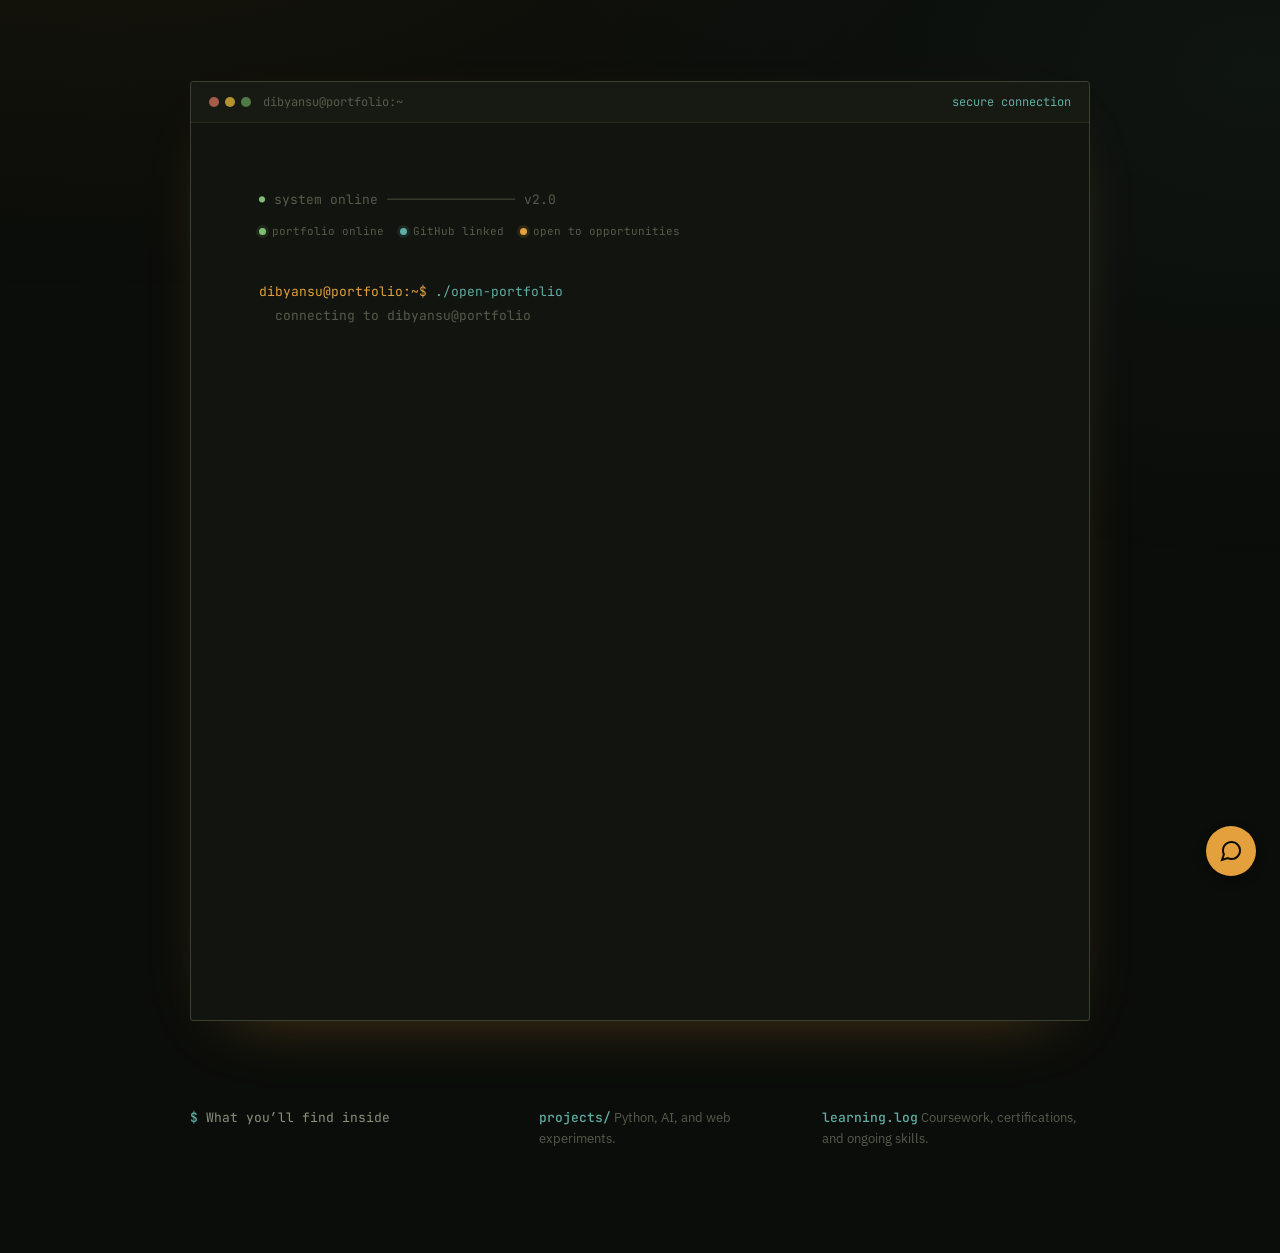
<file: index.html>
<!DOCTYPE html>
<html lang="en">
<head>
<meta charset="UTF-8">
<meta name="viewport" content="width=device-width, initial-scale=1.0">
<title>Enter — Dibyansu Gouda</title>
<meta name="description" content="Enter Dibyansu Gouda's portfolio.">
<link rel="icon" type="image/svg+xml" href="assets/favicon.svg">
<link rel="preconnect" href="https://fonts.googleapis.com">
<link rel="preconnect" href="https://fonts.gstatic.com" crossorigin>
<link rel="stylesheet" href="style.css">
</head>
<body>
<main class="entry-shell" id="main">
  <div class="entry-window" aria-labelledby="entry-title">
    <div class="entry-bar"><div class="dots"><span class="dot r"></span><span class="dot y"></span><span class="dot g"></span></div><span>dibyansu@portfolio:~</span><span class="entry-bar-state">secure connection</span></div>
    <div class="entry-body">
      <p class="entry-kicker"><span class="entry-ok">●</span> system online <span class="entry-rule">────────────────</span> v2.0</p>
      <div class="entry-system-status" aria-label="Portfolio status">
        <span><i class="status-led" aria-hidden="true"></i>portfolio online</span>
        <span><i class="status-led status-led-github" aria-hidden="true"></i>GitHub linked</span>
        <span><i class="status-led status-led-open" aria-hidden="true"></i>open to opportunities</span>
      </div>
      <div class="entry-boot" id="entryBoot" aria-live="polite" aria-label="Portfolio boot sequence"></div>
      <h1 id="entry-title" class="entry-reveal" data-prefix="Hello, I’m " data-name="Dibyansu Gouda.">Hello, I’m <span>Dibyansu Gouda.</span></h1>
      <p class="entry-copy entry-reveal">A CSE student learning in public and building toward AI engineering — one useful project at a time.</p>
      <div class="entry-actions entry-reveal"><a class="entry-button" href="home.html">enter portfolio <span>→</span></a><a class="entry-link" href="projects.html">browse projects <span>↗</span></a></div>
      <p class="entry-hint entry-reveal" id="entryHint">opening portfolio automatically… <span aria-hidden="true">·</span> <a href="#details">read the brief</a></p>
    </div>
    <div class="entry-footer entry-reveal"><span>01 / 01</span><span>BERHAMPUR, INDIA</span><span>EST. 2025</span></div>
  </div>
  <section class="entry-details" id="details"><p><span>$</span> What you’ll find inside</p><div><strong>projects/</strong> Python, AI, and web experiments.</div><div><strong>learning.log</strong> Coursework, certifications, and ongoing skills.</div></section>
</main>

<script src="script.js"></script>
</body>
</html>
</file>
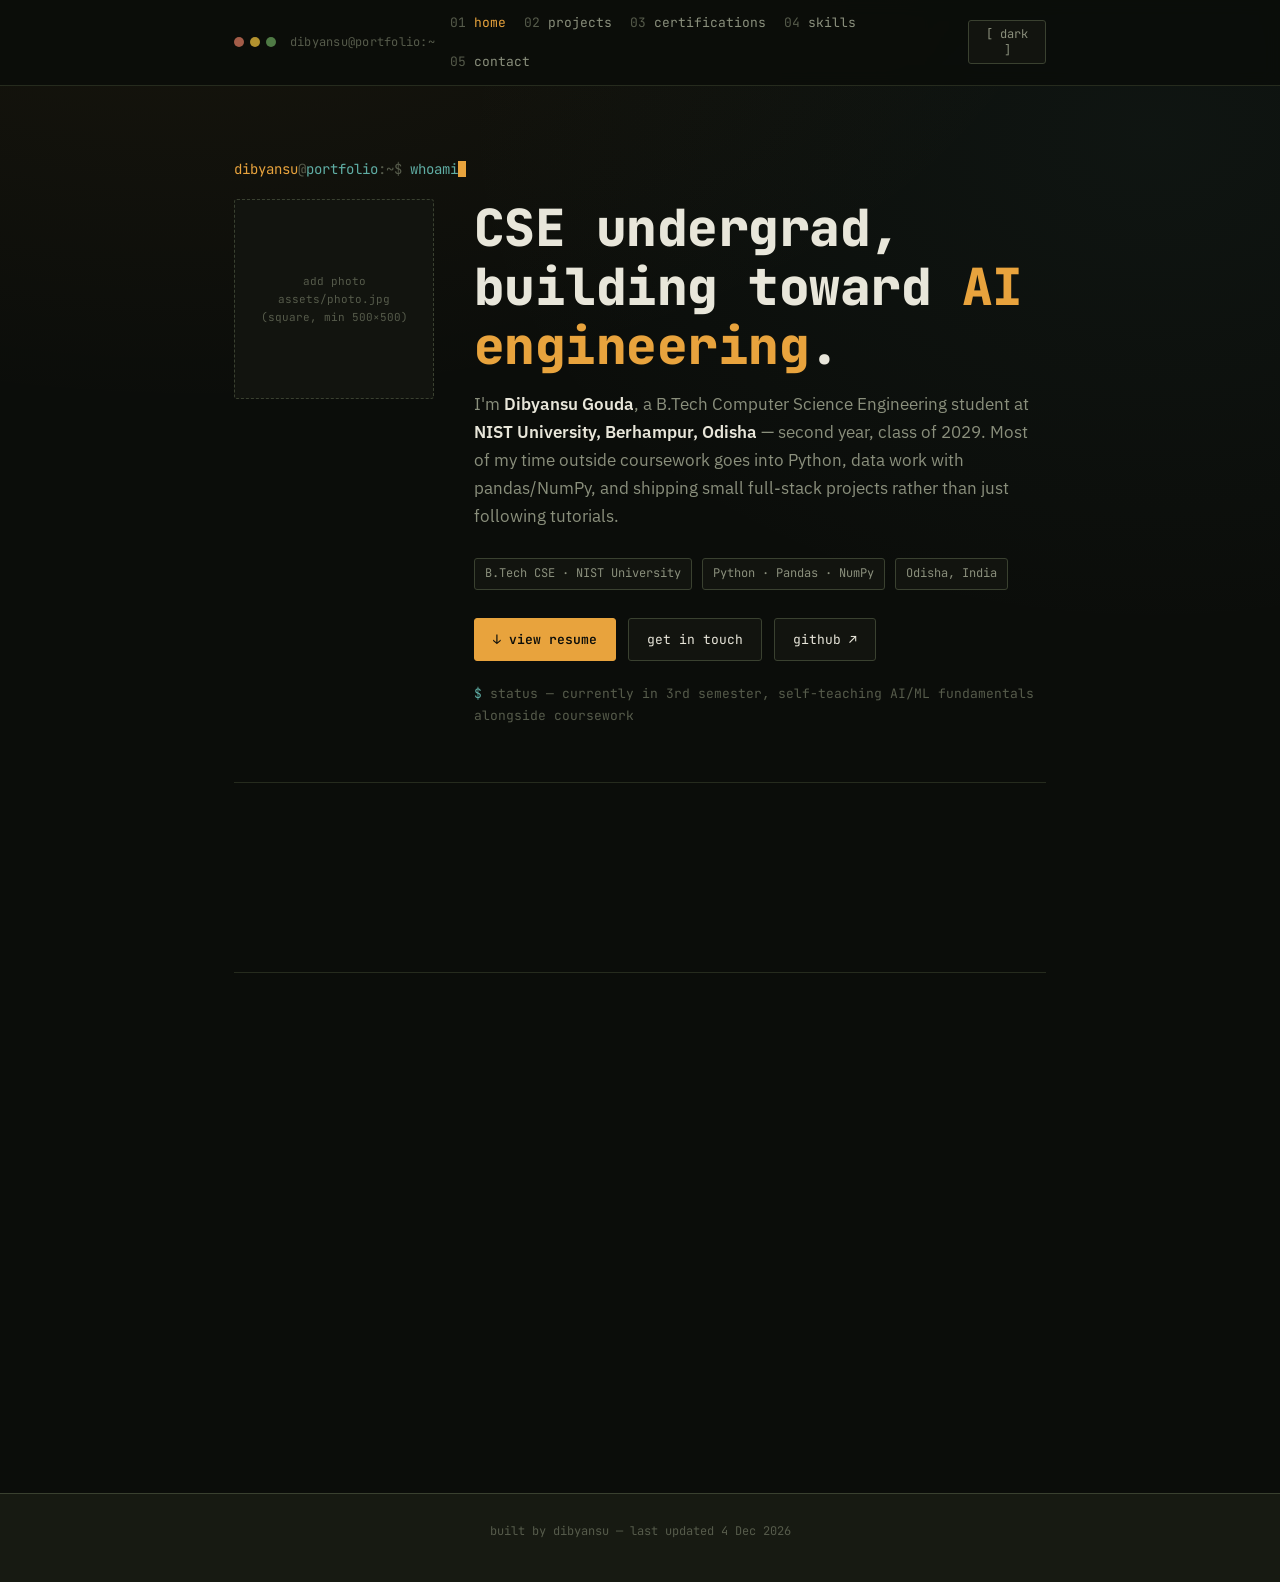
<file: portfolio-v2/index.html>
<!DOCTYPE html>
<html lang="en">
<head>
<meta charset="UTF-8">
<meta name="viewport" content="width=device-width, initial-scale=1.0">
<title>Dibyansu Gouda — CSE Student</title>
<meta name="description" content="Hi, I'm Dibyansu — a CSE student at NIST University building real things in Python, AI, and full-stack web dev. Take a look around and see what I'm working on.">
<link rel="icon" type="image/svg+xml" href="assets/favicon.svg">
<link rel="canonical" href="https://dibyansu33gouda.github.io/dibyansu-portfolio/">
<meta property="og:type" content="website">
<meta property="og:title" content="Dibyansu Gouda — CSE Student & Developer">
<meta property="og:description" content="Hi, I'm Dibyansu — a CSE student at NIST University building real things in Python, AI, and full-stack web dev.">
<meta property="og:image" content="https://dibyansu33gouda.github.io/dibyansu-portfolio/assets/og-image.png">
<meta property="og:url" content="https://dibyansu33gouda.github.io/dibyansu-portfolio/">
<meta name="twitter:card" content="summary_large_image">
<meta name="twitter:title" content="Dibyansu Gouda — CSE Student & Developer">
<meta name="twitter:description" content="Hi, I'm Dibyansu — a CSE student at NIST University building real things in Python, AI, and full-stack web dev.">
<meta name="twitter:image" content="https://dibyansu33gouda.github.io/dibyansu-portfolio/assets/og-image.png">
<link rel="stylesheet" href="style.css">
</head>
<body>
<a href="#main" class="skip-link">Skip to content</a>

<div class="termbar">
  <div class="termbar-inner">
    <div class="termbar-left">
      <div class="dots"><span class="dot r"></span><span class="dot y"></span><span class="dot g"></span></div>
      <span class="termbar-title">dibyansu@portfolio:~</span>
    </div>
    <div class="termbar-right">
      <nav class="termnav" id="termnav" aria-label="Primary">
        <a href="index.html" class="active"><span class="idx">01</span> home</a>
        <a href="projects.html"><span class="idx">02</span> projects</a>
        <a href="certifications.html"><span class="idx">03</span> certifications</a>
        <a href="skills.html"><span class="idx">04</span> skills</a>
        <a href="contact.html"><span class="idx">05</span> contact</a>
      </nav>
      <button class="theme-toggle" id="themeToggleBtn" onclick="toggleTheme()">[ dark ]</button>
      <button class="mobile-nav-toggle" id="mobileNavToggle" aria-label="Toggle menu" aria-expanded="false" aria-controls="termnav">☰</button>
    </div>
  </div>
</div>

<main id="main" class="wrap">

  <section class="hero" style="border-top:none;">
    <div class="prompt-line"><span class="user">dibyansu</span><span class="sep">@</span>portfolio<span class="sep">:~$</span> <span id="typed" data-text="whoami"></span><span class="cursor"></span></div>

    <div class="home-grid">
      <div class="photo-slot">
        <!-- Replace this div with: <img src="assets/photo.jpg" alt="Dibyansu Gouda"> -->
        add photo<br>assets/photo.jpg<br>(square, min 500×500)
      </div>
      <div>
        <h1>CSE undergrad,<br>building toward <span class="accent">AI engineering</span>.</h1>
        <p class="hero-sub">
          I'm <strong>Dibyansu Gouda</strong>, a B.Tech Computer Science Engineering student at
          <strong>NIST University, Berhampur, Odisha</strong> — second year, class of 2029.
          Most of my time outside coursework goes into Python, data work with pandas/NumPy,
          and shipping small full-stack projects rather than just following tutorials.
        </p>
        <div class="hero-meta">
          <span class="tag">B.Tech CSE · NIST University</span>
          <span class="tag">Python · Pandas · NumPy</span>
          <span class="tag">Odisha, India</span>
        </div>
        <div class="btn-row">
          <a href="https://drive.google.com/file/d/1nmS7qcL4PreTP0PJkvtV2_1E-4wBlIZb/view?usp=drive_link" class="btn btn-primary" target="_blank" rel="noopener">↓ view resume</a>
          <a href="contact.html" class="btn">get in touch</a>
          <a href="https://github.com/Dibyansu33Gouda" class="btn" target="_blank" rel="noopener">github ↗</a>
        </div>
        <div class="status-line"><span class="k">$</span> status — currently in 3rd semester, self-teaching AI/ML fundamentals alongside coursework</div>
      </div>
    </div>
  </section>

  <section class="page-section" style="border-bottom:1px solid var(--border); padding-top:0; padding-bottom:32px;">
    <div class="terminal-widget reveal">
      <div class="tw-head">
        <span class="tw-dots"><span class="dot r"></span><span class="dot y"></span><span class="dot g"></span></span>
        <span class="tw-title">try it — type 'help'</span>
      </div>
      <div class="tw-body" id="twBody" aria-live="polite">
        <div class="tw-line tw-out">Welcome. Type <span class="tw-cmd">help</span> to see what this does.</div>
      </div>
      <div class="tw-inputline">
        <span class="tw-prompt">dibyansu@portfolio:~$</span>
        <input type="text" id="twInput" class="tw-input" autocomplete="off" spellcheck="false" aria-label="terminal command input" placeholder="type a command...">
      </div>
    </div>
  </section>

  <section id="about" class="page-section reveal">
    <div class="sec-head"><span class="cmd">$ cat</span><h2>about.md</h2></div>
    <div class="about-body">
      <p>
        I started my B.Tech in Computer Science Engineering in 2025 and I'm currently in my
        third semester. My core stack right now is <strong>Python, C, and SQL</strong> for
        fundamentals, and <strong>JavaScript/TypeScript with Next.js, React, and FastAPI</strong>
        for anything I ship end-to-end.
      </p>
      <p>
        Most of what I build starts as a way to actually use what I'm learning instead of leaving
        it in notes — a deployed AI career-planning tool, a portfolio rebuilt from scratch,
        small Python utilities, and ongoing practice with pandas and NumPy on real datasets.
      </p>
      <p>
        Outside of class, I spend a lot of time on self-directed learning: certifications from
        Cisco, IBM, and Microsoft, daily DSA practice, and reading through documentation instead
        of waiting for a course to cover something. Details on all of that are on the
        <a href="projects.html">projects</a>, <a href="certifications.html">certifications</a>,
        and <a href="skills.html">skills</a> pages.
      </p>
    </div>
  </section>

</main>

<footer data-footer-date>built by dibyansu — last commit {{DATE}}</footer>

<script src="script.js"></script>
</body>
</html>
</file>
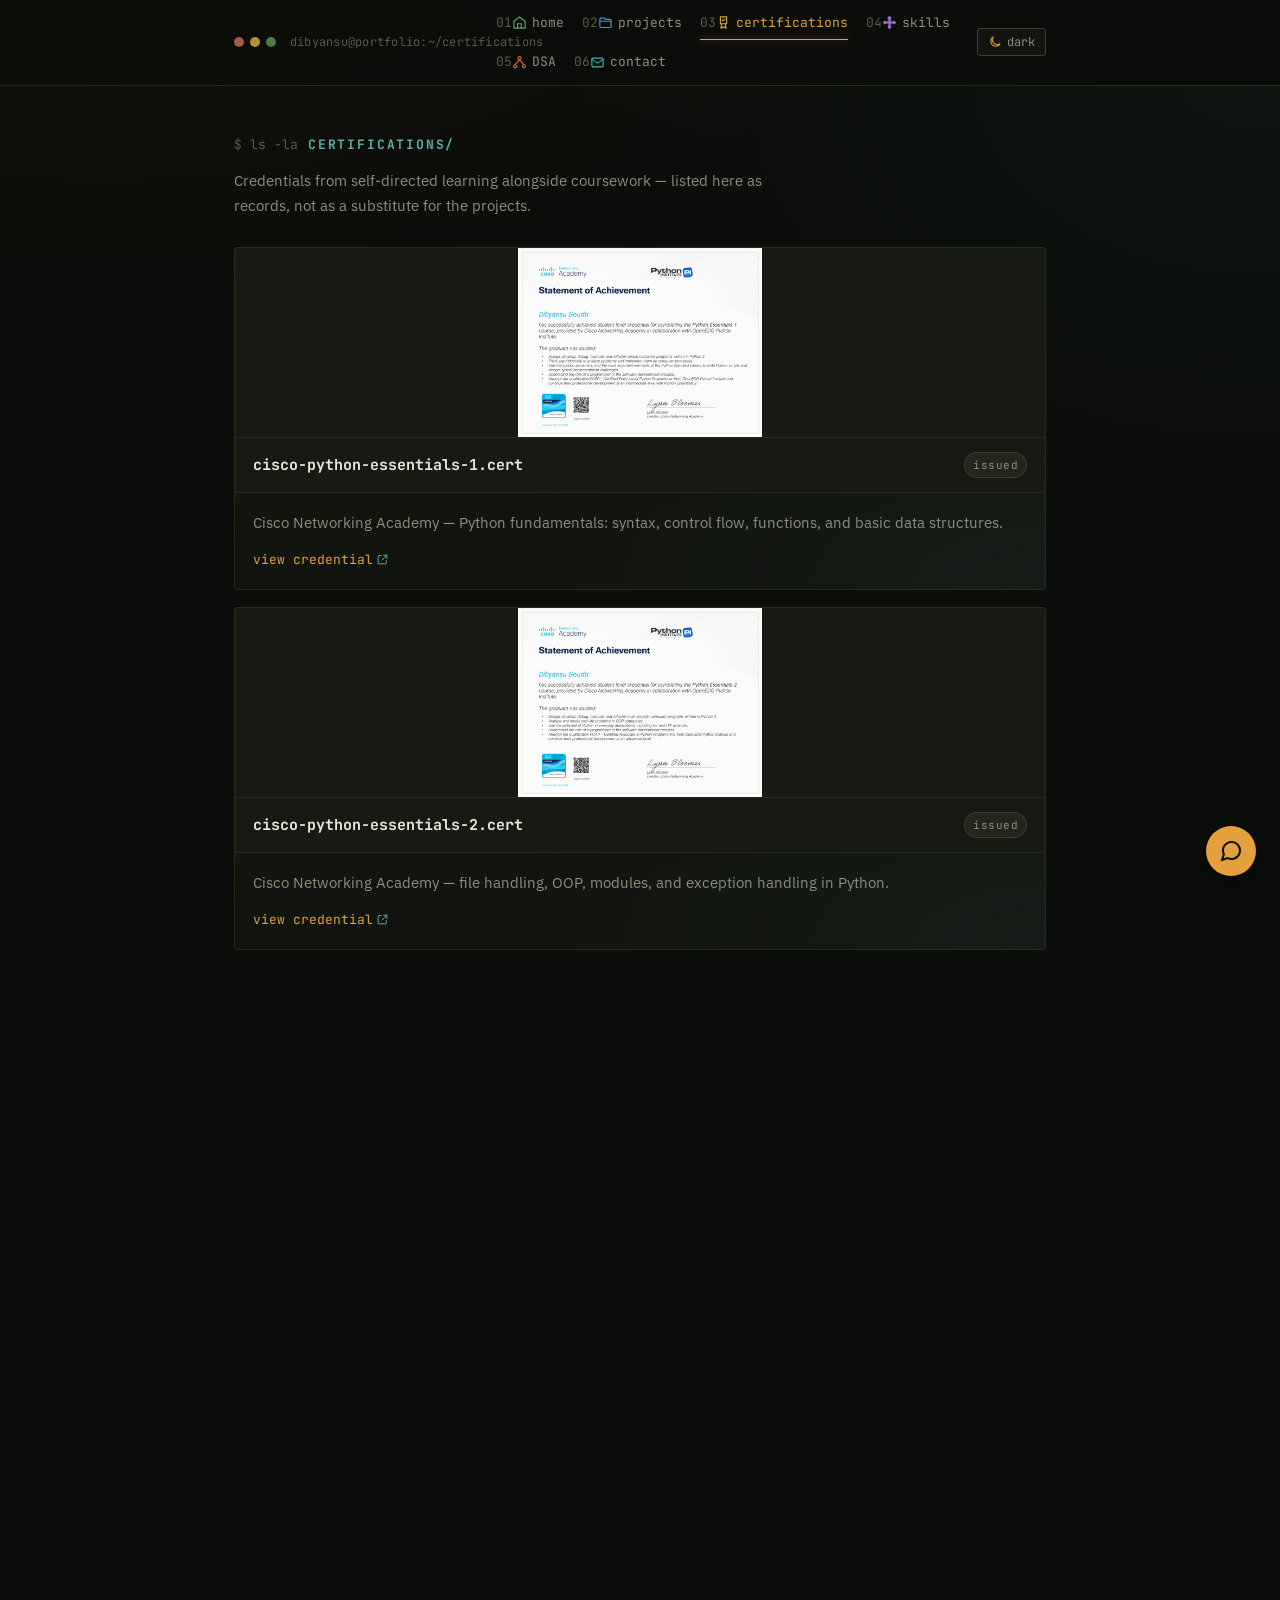
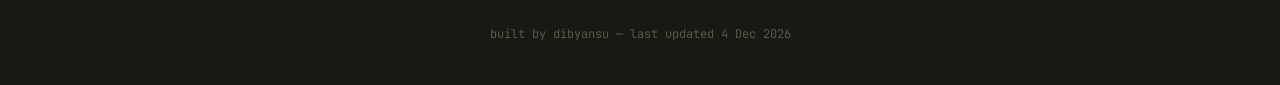
<file: certifications.html>
<!DOCTYPE html>
<html lang="en">
<head>
<meta charset="UTF-8">
<meta name="viewport" content="width=device-width, initial-scale=1.0">
<title>Certifications — Dibyansu Gouda</title>
<meta name="description" content="Certifications I've picked up outside class from Cisco, IBM, Microsoft, and a couple of hackathons — each one links to the actual credential so you can check it yourself.">
<link rel="icon" type="image/svg+xml" href="assets/favicon.svg">
<link rel="canonical" href="https://dibyansu33gouda.github.io/dibyansu-portfolio/certifications.html">
<meta property="og:type" content="website">
<meta property="og:title" content="Certifications — Dibyansu Gouda">
<meta property="og:description" content="Certifications from Cisco, IBM, Microsoft, and a couple of hackathons — each linked to the actual credential.">
<meta property="og:image" content="https://dibyansu33gouda.github.io/dibyansu-portfolio/assets/og-image.png">
<meta property="og:url" content="https://dibyansu33gouda.github.io/dibyansu-portfolio/certifications.html">
<meta name="twitter:card" content="summary_large_image">
<meta name="twitter:title" content="Certifications — Dibyansu Gouda">
<meta name="twitter:description" content="Certifications from Cisco, IBM, Microsoft, and a couple of hackathons — each linked to the actual credential.">
<meta name="twitter:image" content="https://dibyansu33gouda.github.io/dibyansu-portfolio/assets/og-image.png">
<link rel="preconnect" href="https://fonts.googleapis.com">
<link rel="preconnect" href="https://fonts.gstatic.com" crossorigin>
<link rel="stylesheet" href="style.css">
</head>
<body>
<a href="#main" class="skip-link">Skip to content</a>

<div class="termbar">
  <div class="termbar-inner">
    <div class="termbar-left">
      <div class="dots"><span class="dot r"></span><span class="dot y"></span><span class="dot g"></span></div>
      <span class="termbar-title">dibyansu@portfolio:~/certifications</span>
    </div>
    <div class="termbar-right">
      <nav class="termnav" id="termnav" aria-label="Primary">
        <a href="home.html"><span class="idx">01</span><svg class="icon icon-nav icon-home" aria-hidden="true"><use href="assets/icons.svg#home"></use></svg>home</a>
        <a href="projects.html"><span class="idx">02</span><svg class="icon icon-nav icon-projects" aria-hidden="true"><use href="assets/icons.svg#projects"></use></svg>projects</a>
        <a href="certifications.html" class="active"><span class="idx">03</span><svg class="icon icon-nav icon-certifications" aria-hidden="true"><use href="assets/icons.svg#certifications"></use></svg>certifications</a>
        <a href="skills.html"><span class="idx">04</span><svg class="icon icon-nav icon-skills" aria-hidden="true"><use href="assets/icons.svg#skills"></use></svg>skills</a>
        <a href="dsa-progress.html"><span class="idx">05</span><svg class="icon icon-nav icon-dsa" aria-hidden="true"><use href="assets/icons.svg#dsa"></use></svg>DSA</a>
        <a href="contact.html"><span class="idx">06</span><svg class="icon icon-nav icon-contact" aria-hidden="true"><use href="assets/icons.svg#contact"></use></svg>contact</a>
      </nav>
      <button class="theme-toggle" id="themeToggleBtn" onclick="toggleTheme()" aria-label="Switch theme"><svg class="icon icon-theme icon-theme-moon" aria-hidden="true"><use href="assets/icons.svg#moon"></use></svg><span>dark</span></button>
      <button class="mobile-nav-toggle" id="mobileNavToggle" aria-label="Toggle menu" aria-expanded="false" aria-controls="termnav">☰</button>
    </div>
  </div>
</div>

<main id="main" class="wrap">
  <section class="page-section" style="border-bottom:1px solid var(--border);">
    <div class="sec-head"><span class="cmd">$ ls -la</span><h2>certifications/</h2></div>
    <p class="sec-lede">Credentials from self-directed learning alongside coursework — listed here as records, not as a substitute for the projects.</p>

    <!-- To add a certification: add one object to the CERTS array below. -->
    <div id="cards-root"></div>
  </section>
</main>

<footer data-footer-date>built by dibyansu — last commit {{DATE}}</footer>

<script src="script.js"></script>
<script>
  var CERTS = [
    {
      name: "cisco-python-essentials-1.cert",
      status: "issued",
      pillClass: "pill-done",
      desc: "Cisco Networking Academy — Python fundamentals: syntax, control flow, functions, and basic data structures.",
      href: "assets/certs/cisco-python-essentials-1.pdf",
      thumb: "assets/certs/thumbs/cisco-python-essentials-1.png"
    },
    {
      name: "cisco-python-essentials-2.cert",
      status: "issued",
      pillClass: "pill-done",
      desc: "Cisco Networking Academy — file handling, OOP, modules, and exception handling in Python.",
      href: "assets/certs/cisco-python-essentials-2.pdf",
      thumb: "assets/certs/thumbs/cisco-python-essentials-2.png"
    },
    {
      name: "microsoft-genai-and-agents.cert",
      status: "issued",
      pillClass: "pill-done",
      desc: "Microsoft — Introduction to Generative AI and agent-based systems.",
      href: "assets/certs/microsoft-genai-and-agents.pdf",
      thumb: "assets/certs/thumbs/microsoft-genai-and-agents.png"
    },
    {
      name: "ibm-ai-fundamentals.cert",
      status: "issued",
      pillClass: "pill-done",
      desc: "IBM SkillsBuild — AI fundamentals: language and vision basics, model concepts, and responsible AI.",
      href: "assets/certs/ibm-ai-fundamentals.pdf",
      thumb: "assets/certs/thumbs/ibm-ai-fundamentals.png"
    },
    {
      name: "kaggle-pandas.cert",
      status: "issued",
      pillClass: "pill-done",
      desc: "Kaggle — Pandas course: indexing, grouping, and data cleaning.",
      href: "assets/certs/kaggle-pandas.png",
      thumb: "assets/certs/thumbs/kaggle-pandas.png"
    },
    {
      name: "hp-life-ai-for-beginners.cert",
      status: "issued",
      pillClass: "pill-done",
      desc: "HP LIFE — AI for Beginners: core AI concepts and use cases for non-specialists.",
      href: "assets/certs/hp-life-ai-for-beginners.pdf",
      thumb: "assets/certs/thumbs/hp-life-ai-for-beginners.png"
    },
    {
      name: "vibe2ship-hackathon.cert",
      status: "hackathon",
      pillClass: "pill-progress",
      desc: "VIBE2SHIP Hackathon — Coding Ninjas, sponsored by Google for Developers.",
      href: "assets/certs/vibe2ship-hackathon.pdf",
      thumb: "assets/certs/thumbs/vibe2ship-hackathon.png"
    },
    {
      name: "javascript-basic.cert",
      status : "issued",
      pillClass: "pill-done",
      desc: "Hackerrank certification test : Basic javascript",
      href: "assets/certs/javascript-basic.pdf",
      thumb: "assets/certs/thumbs/javascript-basic.png"
    }
  ];
  renderCerts(CERTS);
</script>
</body>
</html>
</file>
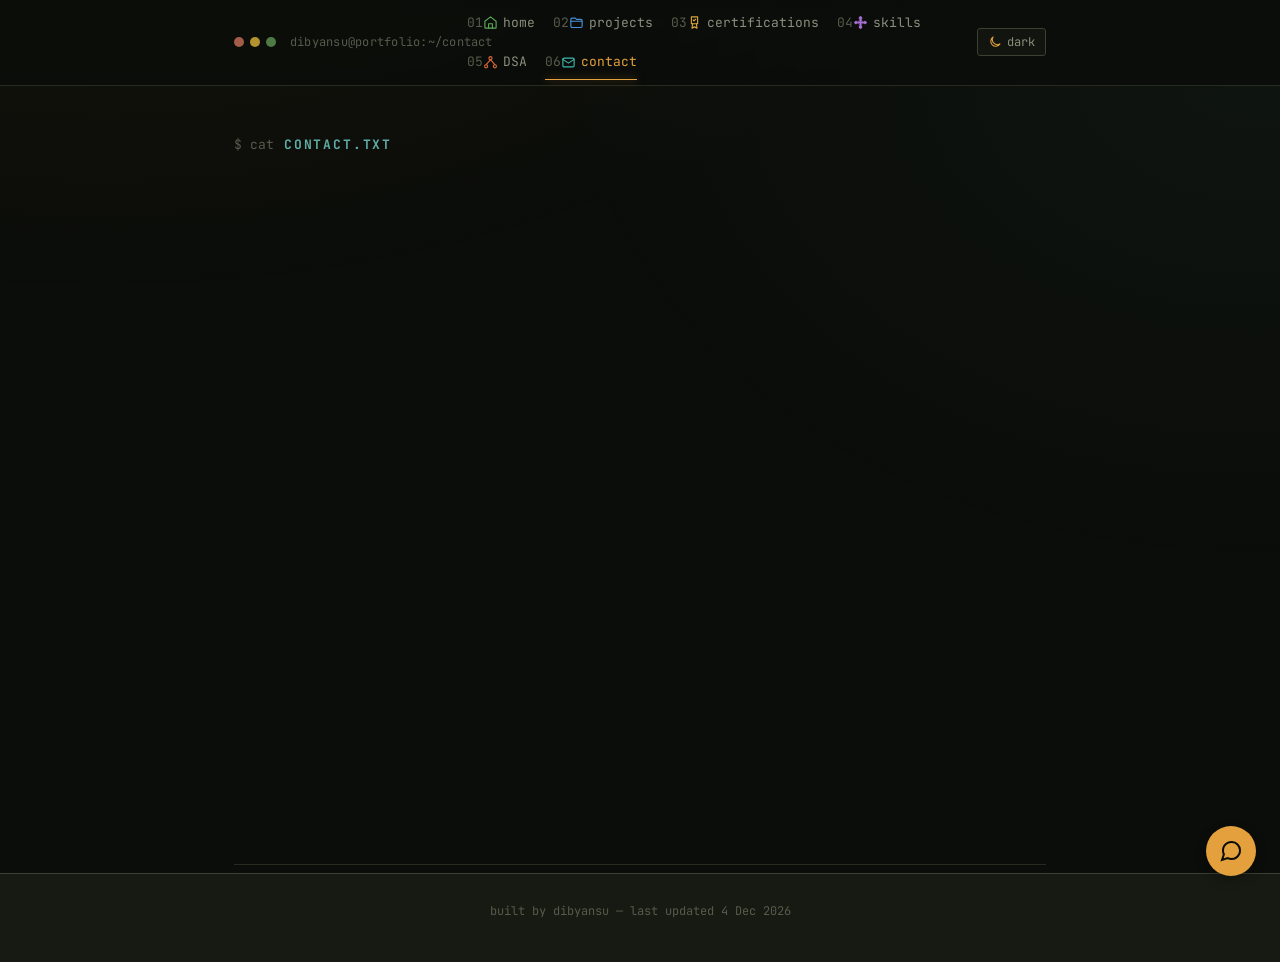
<file: contact.html>
<!DOCTYPE html>
<html lang="en">
<head>
<meta charset="UTF-8">
<meta name="viewport" content="width=device-width, initial-scale=1.0">
<title>Contact — Dibyansu Gouda</title>
<meta name="description" content="Want to get in touch? I'm open to internships, freelance work, and collaborations — here's my email, socials, and a quick contact form.">
<link rel="icon" type="image/svg+xml" href="assets/favicon.svg">
<link rel="canonical" href="https://dibyansu33gouda.github.io/dibyansu-portfolio/contact.html">
<meta property="og:type" content="website">
<meta property="og:title" content="Contact — Dibyansu Gouda">
<meta property="og:description" content="Open to internships, freelance work, and collaborations — here's how to reach me.">
<meta property="og:image" content="https://dibyansu33gouda.github.io/dibyansu-portfolio/assets/og-image.png">
<meta property="og:url" content="https://dibyansu33gouda.github.io/dibyansu-portfolio/contact.html">
<meta name="twitter:card" content="summary_large_image">
<meta name="twitter:title" content="Contact — Dibyansu Gouda">
<meta name="twitter:description" content="Open to internships, freelance work, and collaborations — here's how to reach me.">
<meta name="twitter:image" content="https://dibyansu33gouda.github.io/dibyansu-portfolio/assets/og-image.png">
<link rel="preconnect" href="https://fonts.googleapis.com">
<link rel="preconnect" href="https://fonts.gstatic.com" crossorigin>
<link rel="stylesheet" href="style.css">
</head>
<body>
<a href="#main" class="skip-link">Skip to content</a>

<div class="termbar">
  <div class="termbar-inner">
    <div class="termbar-left">
      <div class="dots"><span class="dot r"></span><span class="dot y"></span><span class="dot g"></span></div>
      <span class="termbar-title">dibyansu@portfolio:~/contact</span>
    </div>
    <div class="termbar-right">
      <nav class="termnav" id="termnav" aria-label="Primary">
        <a href="home.html"><span class="idx">01</span><svg class="icon icon-nav icon-home" aria-hidden="true"><use href="assets/icons.svg#home"></use></svg>home</a>
        <a href="projects.html"><span class="idx">02</span><svg class="icon icon-nav icon-projects" aria-hidden="true"><use href="assets/icons.svg#projects"></use></svg>projects</a>
        <a href="certifications.html"><span class="idx">03</span><svg class="icon icon-nav icon-certifications" aria-hidden="true"><use href="assets/icons.svg#certifications"></use></svg>certifications</a>
        <a href="skills.html"><span class="idx">04</span><svg class="icon icon-nav icon-skills" aria-hidden="true"><use href="assets/icons.svg#skills"></use></svg>skills</a>
        <a href="dsa-progress.html"><span class="idx">05</span><svg class="icon icon-nav icon-dsa" aria-hidden="true"><use href="assets/icons.svg#dsa"></use></svg>DSA</a>
        <a href="contact.html" class="active"><span class="idx">06</span><svg class="icon icon-nav icon-contact" aria-hidden="true"><use href="assets/icons.svg#contact"></use></svg>contact</a>
      </nav>
      <button class="theme-toggle" id="themeToggleBtn" onclick="toggleTheme()" aria-label="Switch theme"><svg class="icon icon-theme icon-theme-moon" aria-hidden="true"><use href="assets/icons.svg#moon"></use></svg><span>dark</span></button>
      <button class="mobile-nav-toggle" id="mobileNavToggle" aria-label="Toggle menu" aria-expanded="false" aria-controls="termnav">☰</button>
    </div>
  </div>
</div>

<main id="main" class="wrap">

  <section class="page-section" style="border-bottom:1px solid var(--border);">
    <div class="sec-head"><span class="cmd">$ cat</span><h2>contact.txt</h2></div>

    <div class="contact-box reveal">
      <p>Open to internships, collaborations, and conversations about tech. I'll reply soon.</p>
      <div class="contact-rows">
        <div class="contact-row"><span class="k">email</span><span class="v">babugoudaa44@gmail.com</span></div>
        <div class="contact-row"><span class="k">github</span><a class="v" href="https://github.com/Dibyansu33Gouda" target="_blank" rel="noopener">Dibyansu33Gouda</a></div>
        <div class="contact-row"><span class="k">linkedin</span><a class="v" href="https://linkedin.com/in/dibyansu-gouda" target="_blank" rel="noopener">in/dibyansu-gouda</a></div>
      </div>

      <form class="contact-form" id="contactForm" action="https://formspree.io/f/xqerqpao" method="POST">
        <input type="hidden" name="_subject" value="New message from your portfolio">
        <input type="hidden" name="_replyto" id="_replyto" value="">
        <div class="form-row-2">
          <div>
            <label for="name">name</label>
            <input type="text" id="name" name="name" placeholder="your name">
          </div>
          <div>
            <label for="email">email</label>
            <input type="email" id="email" name="email" placeholder="you@email.com">
          </div>
        </div>
        <div>
          <label for="subject">subject</label>
          <input type="text" id="subject" name="subject" placeholder="what's this about?">
        </div>
        <div>
          <label for="message">message</label>
          <textarea id="message" name="message" placeholder="say hello"></textarea>
        </div>
        <div>
          <button type="submit" class="btn btn-primary" id="contactSubmitBtn">send message →</button>
        </div>
        <p id="contactError" style="display:none; font-family:var(--font-mono); font-size:12px; color:var(--danger); margin-top:8px;"></p>
      </form>
    </div>
  </section>

</main>

<footer data-footer-date>built by dibyansu — last commit {{DATE}}</footer>

<script src="script.js"></script>
<script>
(function () {
  var form = document.getElementById('contactForm');
  if (!form) return;
  var reply = document.getElementById('_replyto');
  var emailInput = form.querySelector('input[name="email"]');
  var btn = document.getElementById('contactSubmitBtn');
  var errorEl = document.getElementById('contactError');

  form.addEventListener('submit', function (e) {
    e.preventDefault();
    if (reply && emailInput) reply.value = emailInput.value || '';
    errorEl.style.display = 'none';
    btn.disabled = true;
    btn.textContent = 'sending…';

    fetch(form.action, {
      method: 'POST',
      body: new FormData(form),
      headers: { 'Accept': 'application/json' }
    }).then(function (res) {
      if (res.ok) {
        window.location.href = 'thankyou.html';
      } else {
        return res.json().then(function (data) {
          throw new Error((data && data.error) || 'Something went wrong — try again or email me directly.');
        });
      }
    }).catch(function (err) {
      btn.disabled = false;
      btn.textContent = 'send message →';
      errorEl.textContent = err.message || 'Something went wrong — try again or email me directly.';
      errorEl.style.display = 'block';
    });
  });
})();
</script>
</body>
</html>
</file>
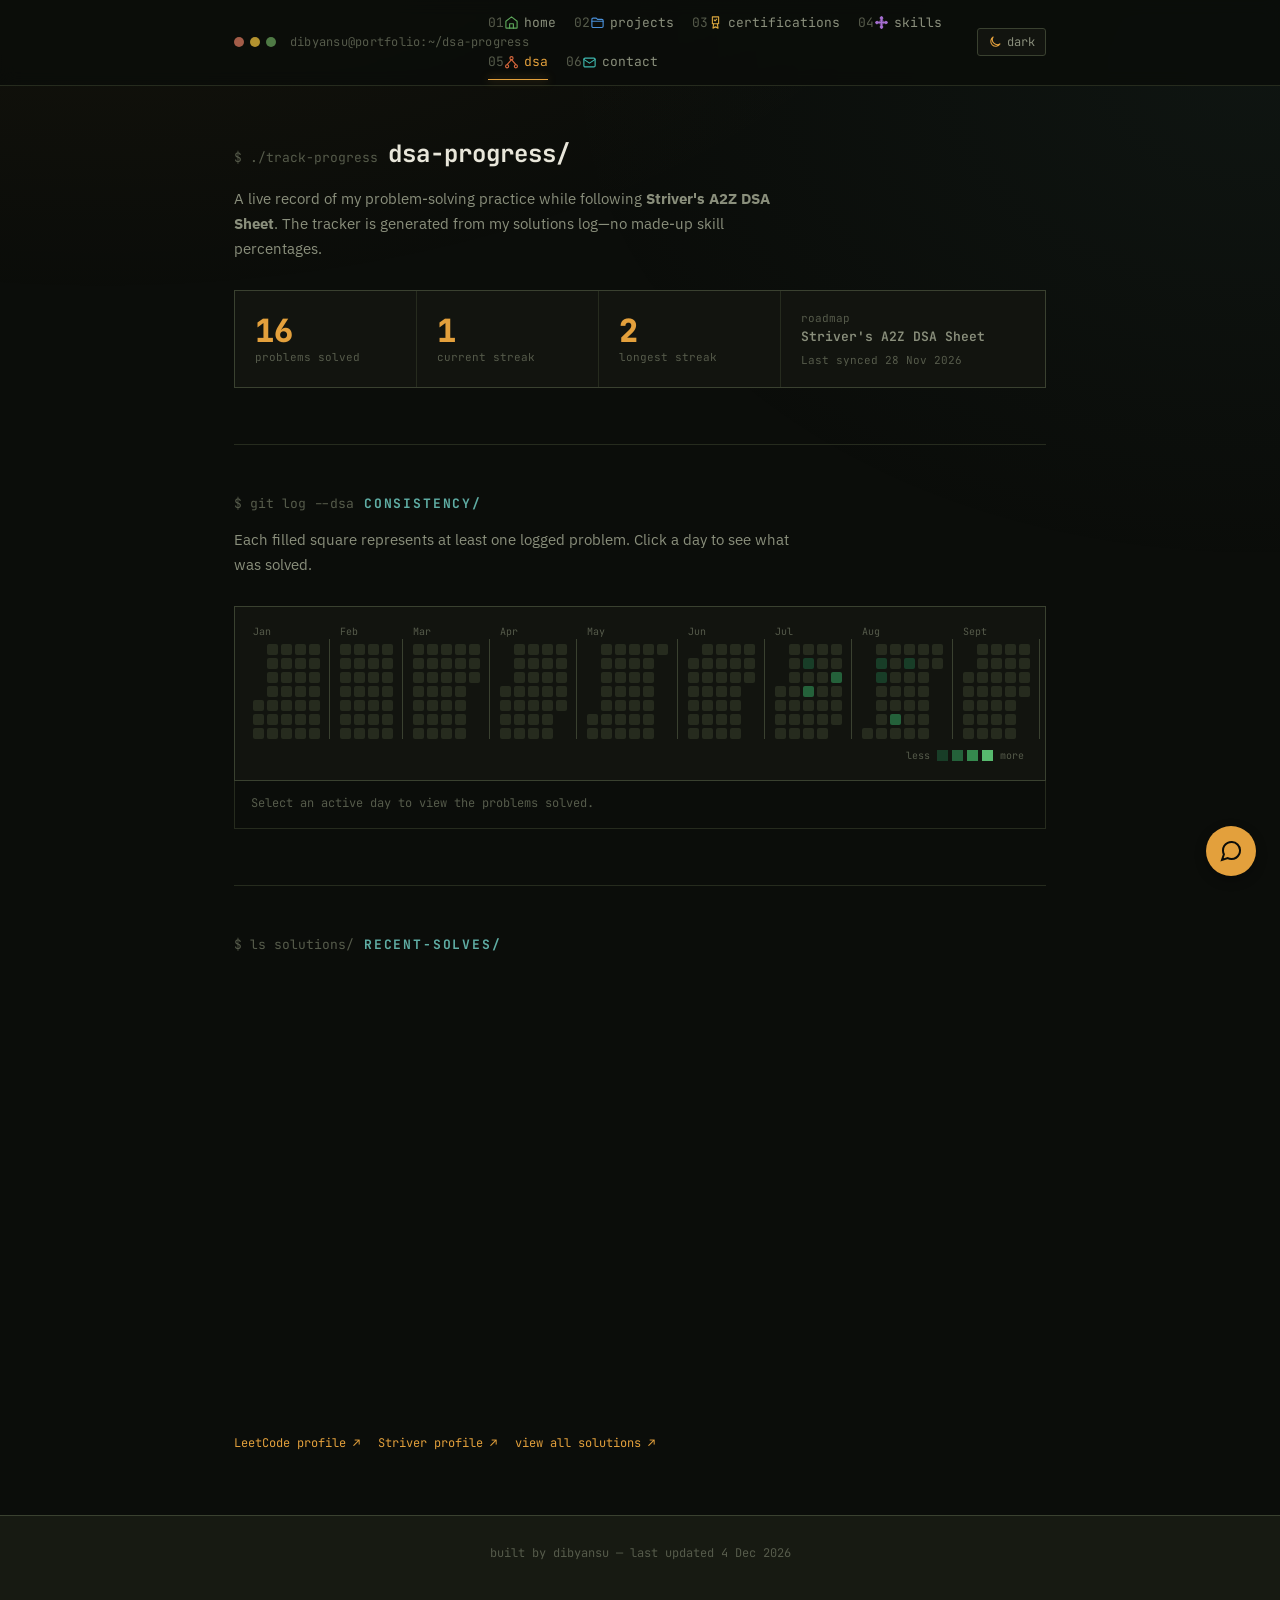
<file: dsa-progress.html>
<!DOCTYPE html>
<html lang="en">
<head>
<meta charset="UTF-8">
<meta name="viewport" content="width=device-width, initial-scale=1.0">
<title>DSA Progress — Dibyansu Gouda</title>
<meta name="description" content="Dibyansu Gouda's problem-solving progress while following Striver's A2Z DSA Sheet.">
<link rel="icon" type="image/svg+xml" href="assets/favicon.svg">
<link rel="canonical" href="https://dibyansu33gouda.github.io/dibyansu-portfolio/dsa-progress.html">
<link rel="preconnect" href="https://fonts.googleapis.com">
<link rel="preconnect" href="https://fonts.gstatic.com" crossorigin>
<link rel="stylesheet" href="style.css">
</head>
<body>
<a href="#main" class="skip-link">Skip to content</a>
<div class="termbar"><div class="termbar-inner">
  <div class="termbar-left"><div class="dots"><span class="dot r"></span><span class="dot y"></span><span class="dot g"></span></div><span class="termbar-title">dibyansu@portfolio:~/dsa-progress</span></div>
  <div class="termbar-right"><nav class="termnav" id="termnav" aria-label="Primary">
    <a href="home.html"><span class="idx">01</span><svg class="icon icon-nav icon-home" aria-hidden="true"><use href="assets/icons.svg#home"></use></svg>home</a><a href="projects.html"><span class="idx">02</span><svg class="icon icon-nav icon-projects" aria-hidden="true"><use href="assets/icons.svg#projects"></use></svg>projects</a><a href="certifications.html"><span class="idx">03</span><svg class="icon icon-nav icon-certifications" aria-hidden="true"><use href="assets/icons.svg#certifications"></use></svg>certifications</a><a href="skills.html"><span class="idx">04</span><svg class="icon icon-nav icon-skills" aria-hidden="true"><use href="assets/icons.svg#skills"></use></svg>skills</a><a href="dsa-progress.html" class="active"><span class="idx">05</span><svg class="icon icon-nav icon-dsa" aria-hidden="true"><use href="assets/icons.svg#dsa"></use></svg>dsa</a><a href="contact.html"><span class="idx">06</span><svg class="icon icon-nav icon-contact" aria-hidden="true"><use href="assets/icons.svg#contact"></use></svg>contact</a>
  </nav><button class="theme-toggle" id="themeToggleBtn" onclick="toggleTheme()" aria-label="Switch theme"><span>dark</span></button><button class="mobile-nav-toggle" id="mobileNavToggle" aria-label="Toggle menu" aria-expanded="false" aria-controls="termnav">☰</button></div>
</div></div>
<main id="main" class="wrap">
  <section class="page-section" style="border-bottom:1px solid var(--border);">
    <div class="sec-head"><span class="cmd">$ ./track-progress</span><h1>dsa-progress/</h1></div>
    <p class="sec-lede">A live record of my problem-solving practice while following <strong>Striver's A2Z DSA Sheet</strong>. The tracker is generated from my solutions log—no made-up skill percentages.</p>
    <div class="dsa-summary reveal" id="dsaSummary" aria-live="polite"><p class="dsa-loading">Loading tracker…</p></div>
  </section>
  <section class="page-section" style="border-bottom:1px solid var(--border);">
    <div class="sec-head"><span class="cmd">$ git log --dsa</span><h2>consistency/</h2></div>
    <p class="sec-lede">Each filled square represents at least one logged problem. Click a day to see what was solved.</p>
    <div class="dsa-heatmap-wrap reveal"><div class="dsa-heatmap" id="dsaHeatmap" aria-label="DSA problem-solving activity for the current calendar year"></div><div class="dsa-legend"><span>less</span><i></i><i></i><i></i><i></i><span>more</span></div></div>
    <div class="dsa-day-detail" id="dsaDayDetail" aria-live="polite">Select an active day to view the problems solved.</div>
  </section>
  <section class="page-section">
    <div class="sec-head"><span class="cmd">$ ls solutions/</span><h2>recent-solves/</h2></div>
    <div class="dsa-recent reveal" id="dsaRecent"></div>
    <p class="dsa-links"><a href="https://leetcode.com/u/dibyansu_44/" target="_blank" rel="noopener">LeetCode profile ↗</a><a href="https://takeuforward.org/profile/dibyansu_44" target="_blank" rel="noopener">Striver profile ↗</a><a id="solutionsLink" href="#" hidden target="_blank" rel="noopener">view all solutions ↗</a></p>
  </section>
</main>
<footer data-footer-date>built by dibyansu — last commit {{DATE}}</footer>
<script src="script.js"></script>
</body>
</html>
</file>
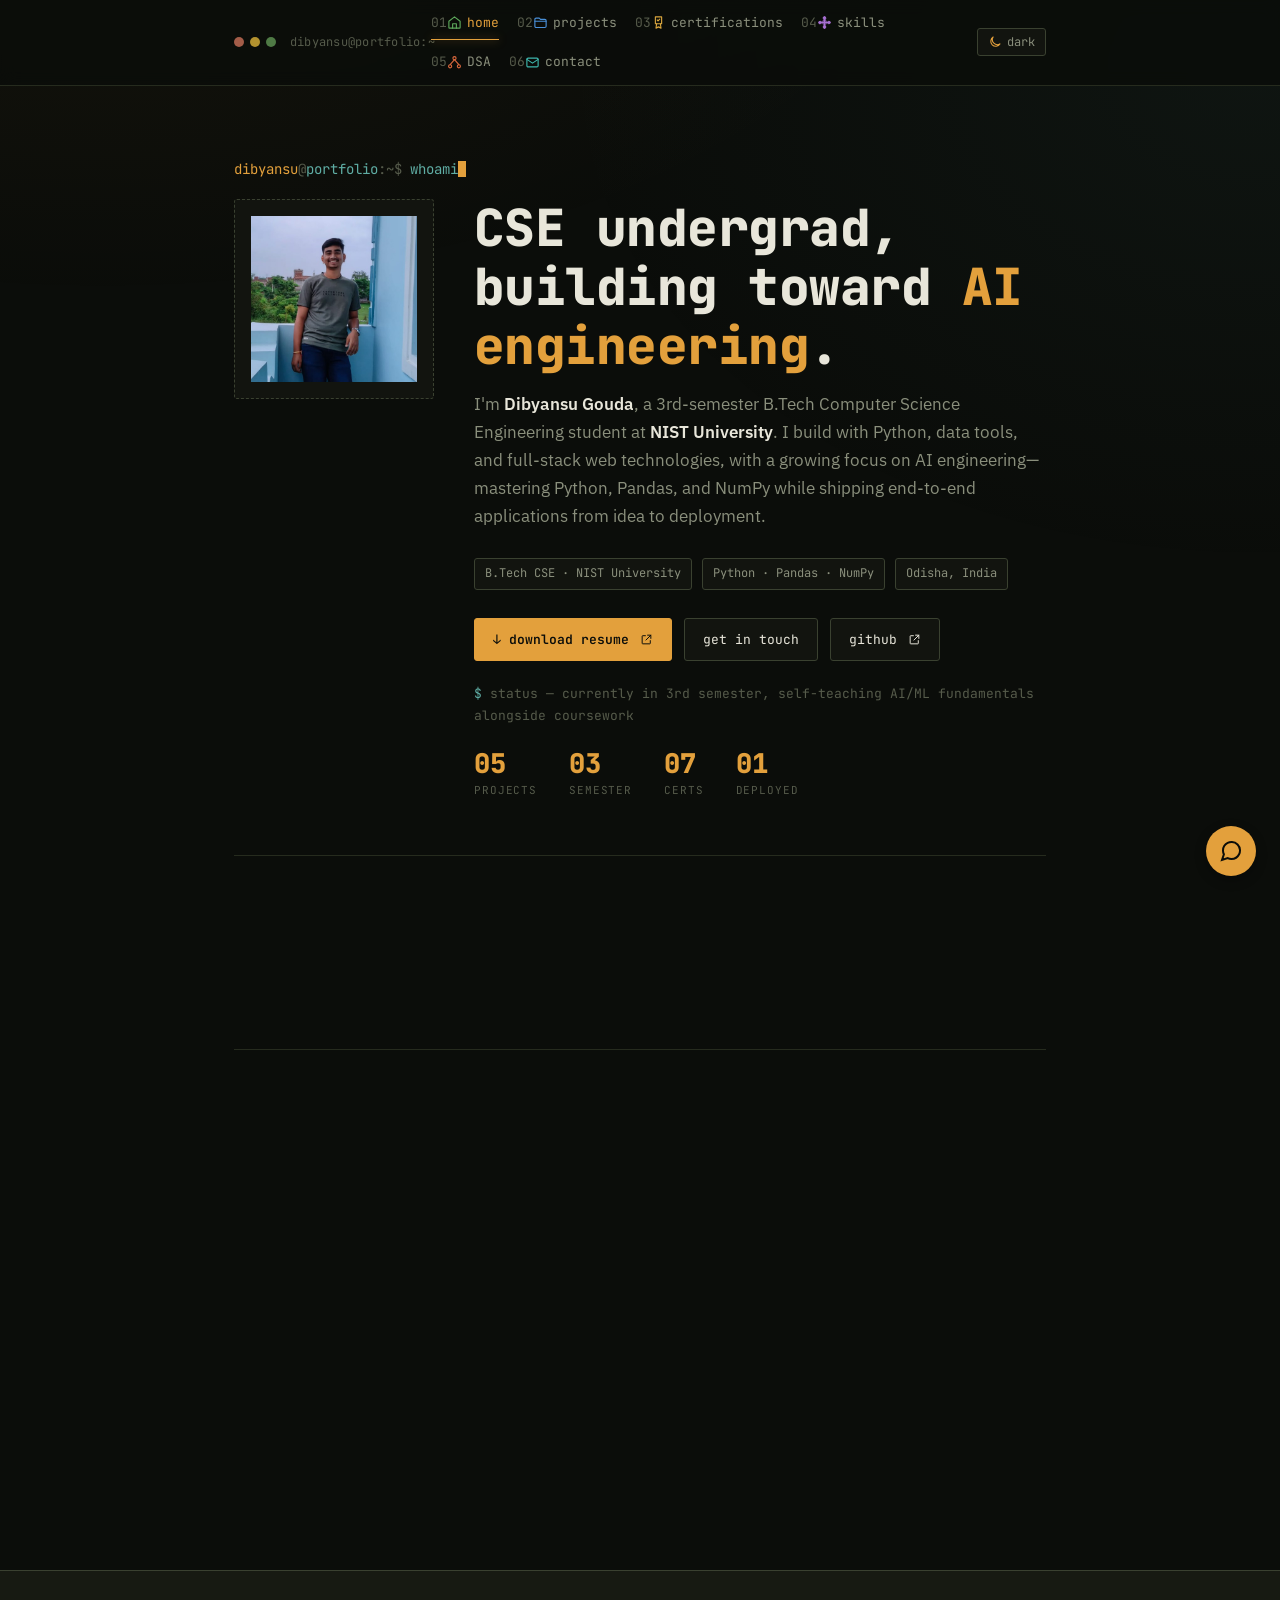
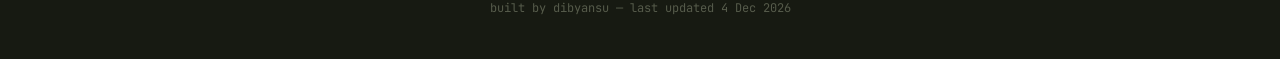
<file: home.html>
<!DOCTYPE html>
<html lang="en">
<head>
<meta charset="UTF-8">
<meta name="viewport" content="width=device-width, initial-scale=1.0">
<title>Dibyansu Gouda — CSE Student</title>
<meta name="description" content="Dibyansu Gouda's portfolio: projects in Python, AI, and full-stack web development.">
<link rel="icon" type="image/svg+xml" href="assets/favicon.svg">
<link rel="canonical" href="https://dibyansu33gouda.github.io/dibyansu-portfolio/home.html">
<link rel="preconnect" href="https://fonts.googleapis.com">
<link rel="preconnect" href="https://fonts.gstatic.com" crossorigin>
<link rel="stylesheet" href="style.css">
</head>
<body>
<a href="#main" class="skip-link">Skip to content</a>

<div class="termbar">
  <div class="termbar-inner">
    <div class="termbar-left"><div class="dots"><span class="dot r"></span><span class="dot y"></span><span class="dot g"></span></div><span class="termbar-title">dibyansu@portfolio:~</span></div>
    <div class="termbar-right">
      <nav class="termnav" id="termnav" aria-label="Primary">
        <a href="home.html" class="active"><span class="idx">01</span><svg class="icon icon-nav icon-home" aria-hidden="true"><use href="assets/icons.svg#home"></use></svg>home</a>
        <a href="projects.html"><span class="idx">02</span><svg class="icon icon-nav icon-projects" aria-hidden="true"><use href="assets/icons.svg#projects"></use></svg>projects</a>
        <a href="certifications.html"><span class="idx">03</span><svg class="icon icon-nav icon-certifications" aria-hidden="true"><use href="assets/icons.svg#certifications"></use></svg>certifications</a>
        <a href="skills.html"><span class="idx">04</span><svg class="icon icon-nav icon-skills" aria-hidden="true"><use href="assets/icons.svg#skills"></use></svg>skills</a>
        <a href="dsa-progress.html"><span class="idx">05</span><svg class="icon icon-nav icon-dsa" aria-hidden="true"><use href="assets/icons.svg#dsa"></use></svg>DSA</a>
        <a href="contact.html"><span class="idx">06</span><svg class="icon icon-nav icon-contact" aria-hidden="true"><use href="assets/icons.svg#contact"></use></svg>contact</a>
      </nav>
      <button class="theme-toggle" id="themeToggleBtn" onclick="toggleTheme()" aria-label="Switch theme"><svg class="icon icon-theme icon-theme-moon" aria-hidden="true"><use href="assets/icons.svg#moon"></use></svg><span>dark</span></button>
      <button class="mobile-nav-toggle" id="mobileNavToggle" aria-label="Toggle menu" aria-expanded="false" aria-controls="termnav">☰</button>
    </div>
  </div>
</div>

<main id="main" class="wrap">
  <section class="hero" style="border-top:none;">
    <div class="prompt-line"><span class="user">dibyansu</span><span class="sep">@</span>portfolio<span class="sep">:~$</span> <span id="typed" data-text="whoami"></span><span class="cursor"></span></div>
    <div class="home-grid">
      <div class="photo-slot"><img src="assets/photo.jpg" alt="Dibyansu Gouda" fetchpriority="high"></div>
      <div>
        <h1>CSE undergrad,<br>building toward <span class="accent">AI engineering</span>.</h1>
        <p class="hero-sub">I'm <strong>Dibyansu Gouda</strong>, a 3rd-semester B.Tech Computer Science Engineering student at <strong>NIST University</strong>. I build with Python, data tools, and full-stack web technologies, with a growing focus on AI engineering—mastering Python, Pandas, and NumPy while shipping end-to-end applications from idea to deployment.</p>
        <div class="hero-meta"><span class="tag">B.Tech CSE · NIST University</span><span class="tag">Python · Pandas · NumPy</span><span class="tag">Odisha, India</span></div>
        <div class="btn-row"><a href="https://drive.google.com/uc?export=download&id=1nmS7qcL4PreTP0PJkvtV2_1E-4wBlIZb" class="btn btn-primary" target="_blank" rel="noopener">↓ download resume<svg class="icon icon-link" aria-hidden="true"><use href="assets/icons.svg#external"></use></svg></a><a href="contact.html" class="btn">get in touch</a><a href="https://github.com/Dibyansu33Gouda" class="btn" target="_blank" rel="noopener">github<svg class="icon icon-link" aria-hidden="true"><use href="assets/icons.svg#external"></use></svg></a></div>
        <div class="status-line"><span class="k">$</span> status — currently in 3rd semester, self-teaching AI/ML fundamentals alongside coursework</div>
        <div class="stat-readout reveal" id="statReadout"><div class="stat-item"><span class="stat-num" data-target="5">00</span><span class="stat-label">projects</span></div><div class="stat-item"><span class="stat-num" data-target="3">00</span><span class="stat-label">semester</span></div><div class="stat-item"><span class="stat-num" data-target="7">00</span><span class="stat-label">certs</span></div><div class="stat-item"><span class="stat-num" data-target="1">00</span><span class="stat-label">deployed</span></div></div>
      </div>
    </div>
  </section>

  <section class="page-section" style="padding-top:0; padding-bottom:32px;">
    <div class="terminal-widget reveal"><div class="tw-head"><span class="tw-dots"><span class="dot r"></span><span class="dot y"></span><span class="dot g"></span></span><span class="tw-title">try it — type 'help'</span></div><div class="tw-body" id="twBody" aria-live="polite"><div class="tw-line tw-out">Welcome. Type <span class="tw-cmd">help</span> to see what this does.</div></div><div class="tw-inputline"><span class="tw-prompt">dibyansu@portfolio:~$</span><input type="text" id="twInput" class="tw-input" autocomplete="off" autocapitalize="none" spellcheck="false" inputmode="text" enterkeyhint="done" aria-label="terminal command input" placeholder="type a command..."><button class="tw-run" id="twRun" type="button">run ↵</button></div></div>
  </section>

  <section id="about" class="page-section reveal"><div class="sec-head"><span class="cmd">$ cat</span><h2>about.md</h2></div><div class="about-body"><p>I started my B.Tech in Computer Science Engineering in 2025, and my focus has been on building a strong foundation in <strong>Python, C, and SQL</strong> for fundamentals while expanding into <strong>JavaScript/TypeScript, Next.js, React, and FastAPI</strong> for end-to-end builds.</p><p>I'm passionate about the intersection of software development and artificial intelligence—mastering Python and data manipulation with <strong>Pandas</strong> and <strong>NumPy</strong>, while actively building and deploying projects like an AI career-planning tool and other full-stack apps that turn real data into usable products.</p><p>Most of what I build starts as a way to use what I'm learning: a deployed AI career-planning tool, a portfolio rebuilt from scratch, small Python utilities, and consistent practice on real datasets. Explore the <a href="projects.html">projects</a>, <a href="certifications.html">certifications</a>, and <a href="skills.html">skills</a> pages for the details.</p></div></section>
</main>
<footer data-footer-date>built by dibyansu — last commit {{DATE}}</footer>
<script src="script.js"></script>
</body>
</html>
</file>
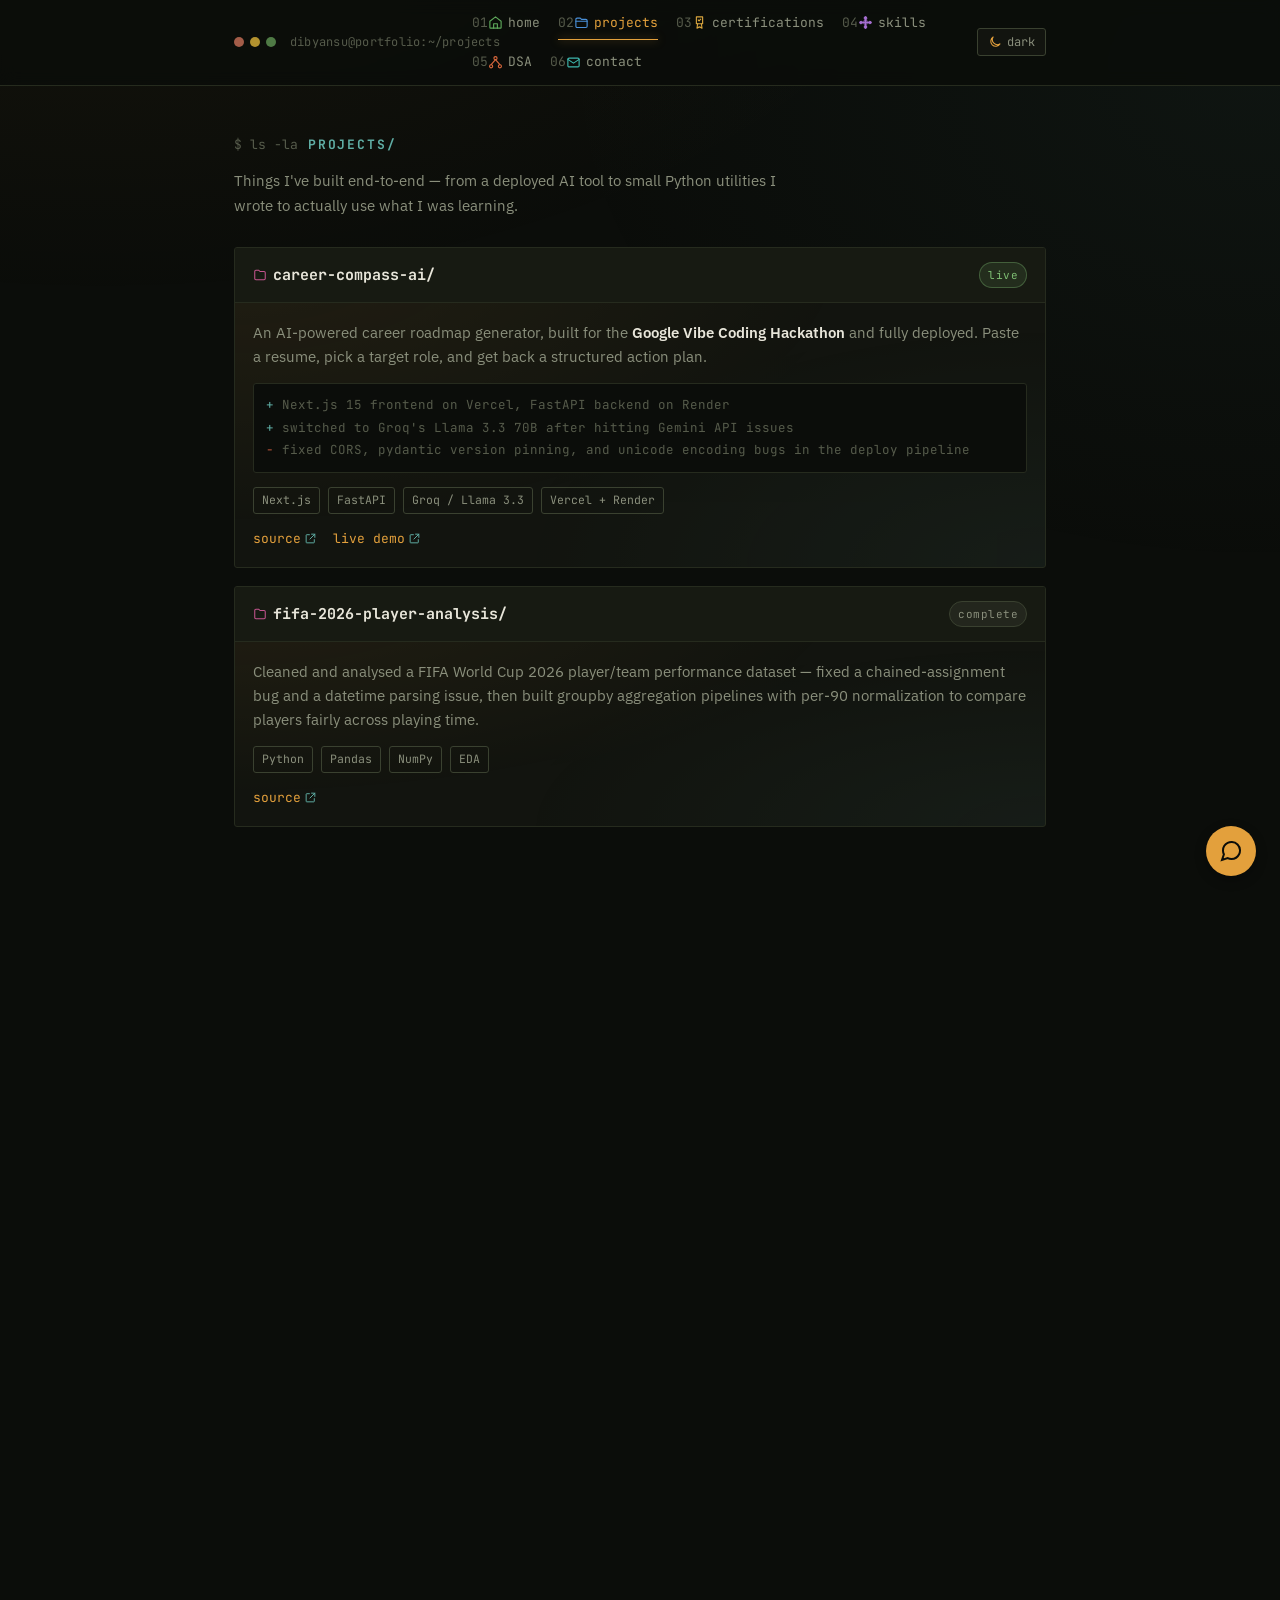
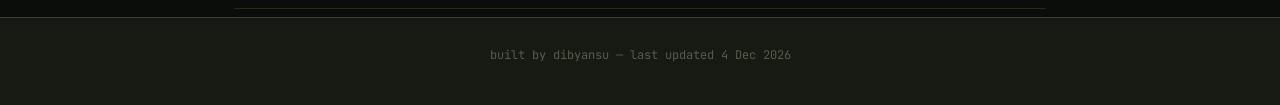
<file: projects.html>
<!DOCTYPE html>
<html lang="en">
<head>
<meta charset="UTF-8">
<meta name="viewport" content="width=device-width, initial-scale=1.0">
<title>Projects — Dibyansu Gouda</title>
<meta name="description" content="A look at what I've actually built and shipped — an AI career-planning tool, a couple of Python tools, and a data analysis project, with source code and live links.">
<link rel="icon" type="image/svg+xml" href="assets/favicon.svg">
<link rel="canonical" href="https://dibyansu33gouda.github.io/dibyansu-portfolio/projects.html">
<meta property="og:type" content="website">
<meta property="og:title" content="Projects — Dibyansu Gouda">
<meta property="og:description" content="What I've actually built and shipped — an AI career-planning tool, small Python tools, and a data analysis project.">
<meta property="og:image" content="https://dibyansu33gouda.github.io/dibyansu-portfolio/assets/og-image.png">
<meta property="og:url" content="https://dibyansu33gouda.github.io/dibyansu-portfolio/projects.html">
<meta name="twitter:card" content="summary_large_image">
<meta name="twitter:title" content="Projects — Dibyansu Gouda">
<meta name="twitter:description" content="What I've actually built and shipped — an AI career-planning tool, small Python tools, and a data analysis project.">
<meta name="twitter:image" content="https://dibyansu33gouda.github.io/dibyansu-portfolio/assets/og-image.png">
<link rel="preconnect" href="https://fonts.googleapis.com">
<link rel="preconnect" href="https://fonts.gstatic.com" crossorigin>
<link rel="stylesheet" href="style.css">
</head>
<body>
<a href="#main" class="skip-link">Skip to content</a>

<div class="termbar">
  <div class="termbar-inner">
    <div class="termbar-left">
      <div class="dots"><span class="dot r"></span><span class="dot y"></span><span class="dot g"></span></div>
      <span class="termbar-title">dibyansu@portfolio:~/projects</span>
    </div>
    <div class="termbar-right">
      <nav class="termnav" id="termnav" aria-label="Primary">
        <a href="home.html"><span class="idx">01</span><svg class="icon icon-nav icon-home" aria-hidden="true"><use href="assets/icons.svg#home"></use></svg>home</a>
        <a href="projects.html" class="active"><span class="idx">02</span><svg class="icon icon-nav icon-projects" aria-hidden="true"><use href="assets/icons.svg#projects"></use></svg>projects</a>
        <a href="certifications.html"><span class="idx">03</span><svg class="icon icon-nav icon-certifications" aria-hidden="true"><use href="assets/icons.svg#certifications"></use></svg>certifications</a>
        <a href="skills.html"><span class="idx">04</span><svg class="icon icon-nav icon-skills" aria-hidden="true"><use href="assets/icons.svg#skills"></use></svg>skills</a>
        <a href="dsa-progress.html"><span class="idx">05</span><svg class="icon icon-nav icon-dsa" aria-hidden="true"><use href="assets/icons.svg#dsa"></use></svg>DSA</a>
        <a href="contact.html"><span class="idx">06</span><svg class="icon icon-nav icon-contact" aria-hidden="true"><use href="assets/icons.svg#contact"></use></svg>contact</a>
      </nav>
      <button class="theme-toggle" id="themeToggleBtn" onclick="toggleTheme()" aria-label="Switch theme"><svg class="icon icon-theme icon-theme-moon" aria-hidden="true"><use href="assets/icons.svg#moon"></use></svg><span>dark</span></button>
      <button class="mobile-nav-toggle" id="mobileNavToggle" aria-label="Toggle menu" aria-expanded="false" aria-controls="termnav">☰</button>
    </div>
  </div>
</div>

<main id="main" class="wrap">
  <section class="page-section" style="border-bottom:1px solid var(--border);">
    <div class="sec-head"><span class="cmd">$ ls -la</span><h2>projects/</h2></div>
    <p class="sec-lede">Things I've built end-to-end — from a deployed AI tool to small Python utilities I wrote to actually use what I was learning.</p>

    <!--
      To add a project: add one object to the PROJECTS array below.
      status: "live" | "complete" | "progress"
      log (optional): array of strings, prefix with "-" for a fix/bug line, no prefix for a feature line
    -->
    <div id="cards-root"></div>
  </section>
</main>

<footer data-footer-date>built by dibyansu — last commit {{DATE}}</footer>

<script src="script.js"></script>
<script>
  var PROJECTS = [
    {
      name: "career-compass-ai",
      status: "live",
      desc: "An AI-powered career roadmap generator, built for the <strong>Google Vibe Coding Hackathon</strong> and fully deployed. Paste a resume, pick a target role, and get back a structured action plan.",
      log: [
        "Next.js 15 frontend on Vercel, FastAPI backend on Render",
        "switched to Groq's Llama 3.3 70B after hitting Gemini API issues",
        "-fixed CORS, pydantic version pinning, and unicode encoding bugs in the deploy pipeline"
      ],
      tags: ["Next.js", "FastAPI", "Groq / Llama 3.3", "Vercel + Render"],
      source: "https://github.com/Dibyansu33Gouda/career-compass-ai",
      demo: "https://career-compass-ai-belv-56zacrjzk-dibyansu-coding.vercel.app/"
    },
    {
      name: "fifa-2026-player-analysis",
      status: "complete",
      desc: "Cleaned and analysed a FIFA World Cup 2026 player/team performance dataset — fixed a chained-assignment bug and a datetime parsing issue, then built groupby aggregation pipelines with per-90 normalization to compare players fairly across playing time.",
      tags: ["Python", "Pandas", "NumPy", "EDA"],
      source: "https://github.com/Dibyansu33Gouda/kaggle_practice_dataset"
    },
    {
      name: "python-todo-cli",
      status: "complete",
      desc: "A command-line to-do app in Python. Supports adding, deleting, searching, and completing tasks by ID, with data persisted to JSON including priority, category, and deadline fields.",
      tags: ["Python", "JSON", "CLI"],
      source: "https://github.com/Dibyansu33Gouda/python-todo-cli2"
    },
    {
      name: "snake-game",
      status: "complete",
      desc: "A classic Snake game built with a friend using Python and Tkinter — grid-based movement, collision detection, and score tracking.",
      tags: ["Python", "Tkinter"]
    },
    {
      name: "calculator",
      status: "complete",
      desc: "A functional desktop calculator built with Python and Tkinter — standard arithmetic operations wired to a clickable button grid.",
      tags: ["Python", "Tkinter"]
    }
  ];
  renderProjects(PROJECTS);
</script>
</body>
</html>
</file>
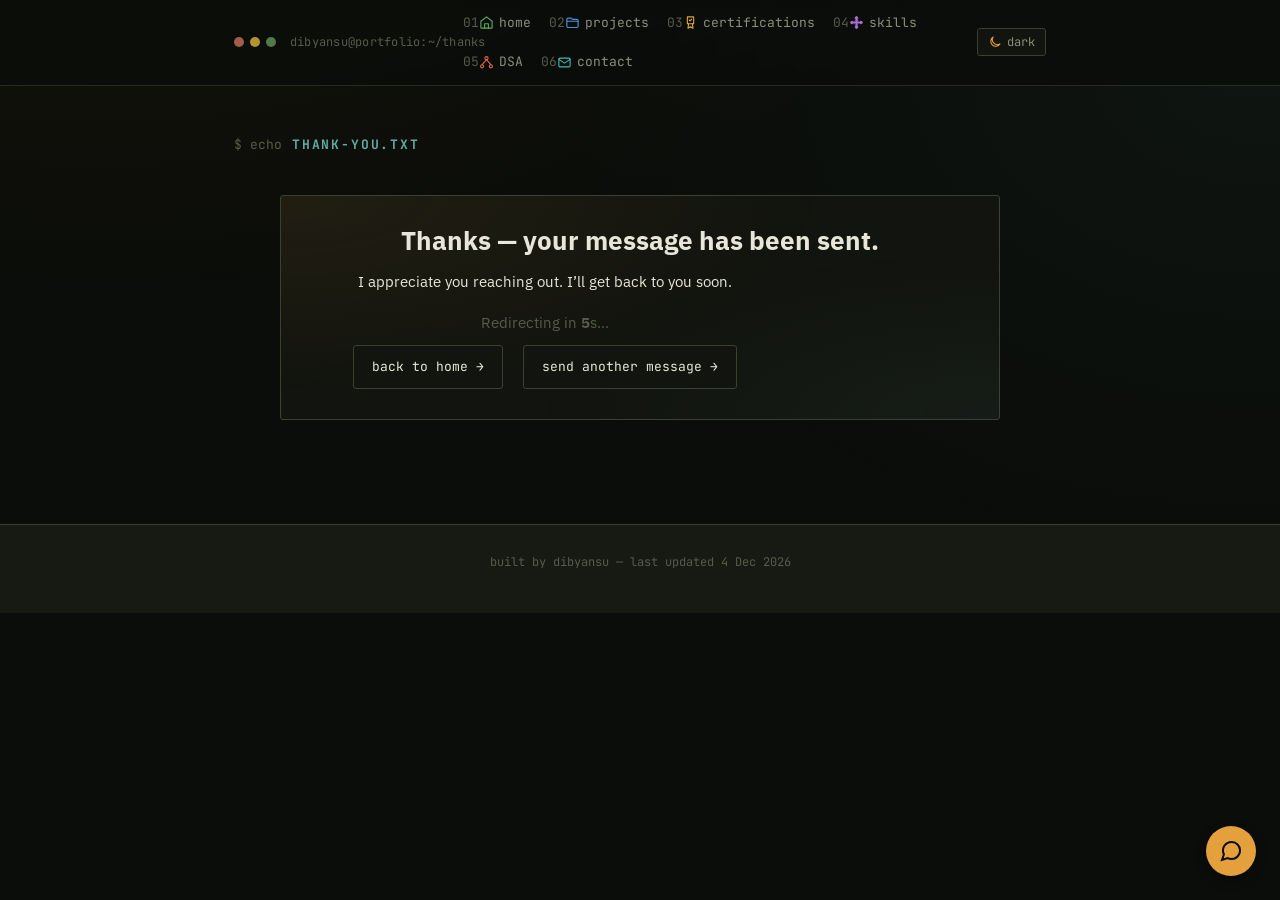
<file: thankyou.html>
<!DOCTYPE html>
<html lang="en">
<head>
  <meta charset="UTF-8">
  <meta name="viewport" content="width=device-width, initial-scale=1.0">
  <title>Thank you — Dibyansu Gouda</title>
  <meta name="description" content="Thanks for reaching out — I'll reply soon.">
  <link rel="preconnect" href="https://fonts.googleapis.com">
  <link rel="preconnect" href="https://fonts.gstatic.com" crossorigin>
  <link rel="stylesheet" href="style.css">
  <link rel="icon" type="image/svg+xml" href="assets/favicon.svg">
  <style>
    .contact-box{max-width:720px;margin:2.5rem auto;text-align:center}
    .contact-box h1{font-size:1.6rem;margin-bottom:0.5rem}
    .contact-box p{color:var(--text);margin:0.4rem 0}
    .contact-box .btn{display:inline-block}
  </style>
</head>
<body>
<a href="#main" class="skip-link">Skip to content</a>

<div class="termbar">
  <div class="termbar-inner">
    <div class="termbar-left">
      <div class="dots"><span class="dot r"></span><span class="dot y"></span><span class="dot g"></span></div>
      <span class="termbar-title">dibyansu@portfolio:~/thanks</span>
    </div>
    <div class="termbar-right">
      <nav class="termnav" id="termnav" aria-label="Primary">
        <a href="home.html"><span class="idx">01</span><svg class="icon icon-nav icon-home" aria-hidden="true"><use href="assets/icons.svg#home"></use></svg>home</a>
        <a href="projects.html"><span class="idx">02</span><svg class="icon icon-nav icon-projects" aria-hidden="true"><use href="assets/icons.svg#projects"></use></svg>projects</a>
        <a href="certifications.html"><span class="idx">03</span><svg class="icon icon-nav icon-certifications" aria-hidden="true"><use href="assets/icons.svg#certifications"></use></svg>certifications</a>
        <a href="skills.html"><span class="idx">04</span><svg class="icon icon-nav icon-skills" aria-hidden="true"><use href="assets/icons.svg#skills"></use></svg>skills</a>
        <a href="dsa-progress.html"><span class="idx">05</span><svg class="icon icon-nav icon-dsa" aria-hidden="true"><use href="assets/icons.svg#dsa"></use></svg>DSA</a>
        <a href="contact.html"><span class="idx">06</span><svg class="icon icon-nav icon-contact" aria-hidden="true"><use href="assets/icons.svg#contact"></use></svg>contact</a>
      </nav>
      <button class="theme-toggle" id="themeToggleBtn" onclick="toggleTheme()" aria-label="Switch theme"><svg class="icon icon-theme icon-theme-moon" aria-hidden="true"><use href="assets/icons.svg#moon"></use></svg><span>dark</span></button>
      <button class="mobile-nav-toggle" id="mobileNavToggle" aria-label="Toggle menu" aria-expanded="false" aria-controls="termnav">☰</button>
    </div>
  </div>
</div>

<main id="main" class="wrap">
  <section class="page-section">
    <div class="sec-head"><span class="cmd">$ echo</span><h2>thank-you.txt</h2></div>
    <div class="contact-box reveal">
      <h1>Thanks — your message has been sent.</h1>
      <p>I appreciate you reaching out. I’ll get back to you soon.</p>
      <p id="countdown" style="margin-top:1rem; color:var(--text-faint);">Redirecting in <strong id="count">6</strong>s…</p>
      <p style="margin-top:0.6rem;"><a class="btn" href="home.html">back to home →</a>
      <a style="margin-left:1rem;" class="btn" href="contact.html">send another message →</a></p>
    </div>
  </section>
</main>

<footer data-footer-date>built by dibyansu — last commit {{DATE}}</footer>

<script src="script.js"></script>
<script>
  (function(){
    var secs = 6;
    var el = document.getElementById('count');
    var countdownEl = document.getElementById('countdown');
    if (!el) return;
    var iv = setInterval(function(){
      secs -= 1;
      if (secs <= 0) {
        clearInterval(iv);
        if (countdownEl) countdownEl.textContent = 'Redirecting…';
        window.location.href = 'home.html';
        return;
      }
      el.textContent = secs;
    }, 1000);
  })();
</script>
</body>
</html>
</file>
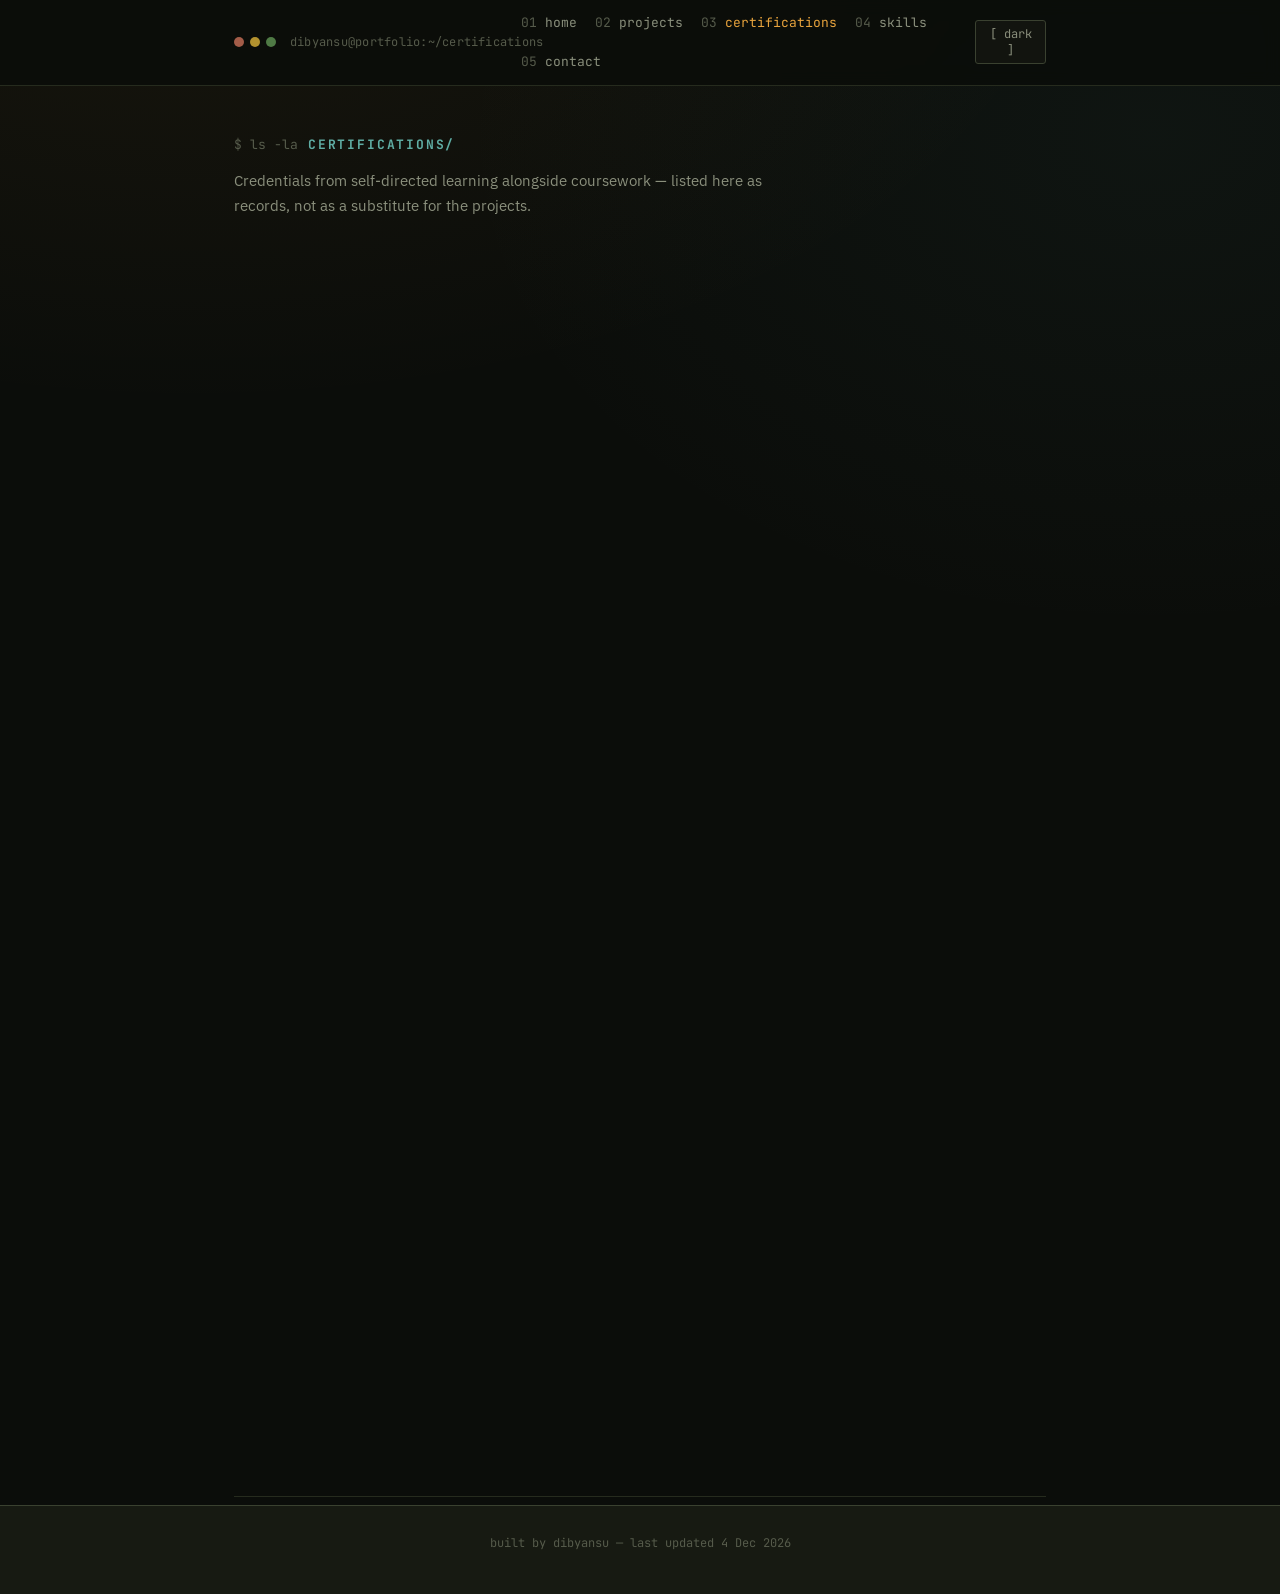
<file: portfolio-v2/certifications.html>
<!DOCTYPE html>
<html lang="en">
<head>
<meta charset="UTF-8">
<meta name="viewport" content="width=device-width, initial-scale=1.0">
<title>Certifications — Dibyansu Gouda</title>
<meta name="description" content="Certifications I've picked up outside class from Cisco, IBM, Microsoft, and a couple of hackathons — each one links to the actual credential so you can check it yourself.">
<link rel="icon" type="image/svg+xml" href="assets/favicon.svg">
<link rel="canonical" href="https://dibyansu33gouda.github.io/dibyansu-portfolio/certifications.html">
<meta property="og:type" content="website">
<meta property="og:title" content="Certifications — Dibyansu Gouda">
<meta property="og:description" content="Certifications from Cisco, IBM, Microsoft, and a couple of hackathons — each linked to the actual credential.">
<meta property="og:image" content="https://dibyansu33gouda.github.io/dibyansu-portfolio/assets/og-image.png">
<meta property="og:url" content="https://dibyansu33gouda.github.io/dibyansu-portfolio/certifications.html">
<meta name="twitter:card" content="summary_large_image">
<meta name="twitter:title" content="Certifications — Dibyansu Gouda">
<meta name="twitter:description" content="Certifications from Cisco, IBM, Microsoft, and a couple of hackathons — each linked to the actual credential.">
<meta name="twitter:image" content="https://dibyansu33gouda.github.io/dibyansu-portfolio/assets/og-image.png">
<link rel="stylesheet" href="style.css">
</head>
<body>
<a href="#main" class="skip-link">Skip to content</a>

<div class="termbar">
  <div class="termbar-inner">
    <div class="termbar-left">
      <div class="dots"><span class="dot r"></span><span class="dot y"></span><span class="dot g"></span></div>
      <span class="termbar-title">dibyansu@portfolio:~/certifications</span>
    </div>
    <div class="termbar-right">
      <nav class="termnav" id="termnav" aria-label="Primary">
        <a href="index.html"><span class="idx">01</span> home</a>
        <a href="projects.html"><span class="idx">02</span> projects</a>
        <a href="certifications.html" class="active"><span class="idx">03</span> certifications</a>
        <a href="skills.html"><span class="idx">04</span> skills</a>
        <a href="contact.html"><span class="idx">05</span> contact</a>
      </nav>
      <button class="theme-toggle" id="themeToggleBtn" onclick="toggleTheme()">[ dark ]</button>
      <button class="mobile-nav-toggle" id="mobileNavToggle" aria-label="Toggle menu" aria-expanded="false" aria-controls="termnav">☰</button>
    </div>
  </div>
</div>

<main id="main" class="wrap">
  <section class="page-section" style="border-bottom:1px solid var(--border);">
    <div class="sec-head"><span class="cmd">$ ls -la</span><h2>certifications/</h2></div>
    <p class="sec-lede">Credentials from self-directed learning alongside coursework — listed here as records, not as a substitute for the projects.</p>

    <!-- To add a certification: add one object to the CERTS array below. -->
    <div id="cards-root"></div>
  </section>
</main>

<footer data-footer-date>built by dibyansu — last commit {{DATE}}</footer>

<script src="script.js"></script>
<script>
  var CERTS = [
    {
      name: "cisco-python-essentials-1.cert",
      status: "issued",
      pillClass: "pill-done",
      desc: "Cisco Networking Academy — Python fundamentals: syntax, control flow, functions, and basic data structures.",
      href: "https://drive.google.com/file/d/1q01Bmlp0sv_o2YUEU4ch7mmahJBC1iTm/view?usp=drive_link"
    },
    {
      name: "cisco-python-essentials-2.cert",
      status: "issued",
      pillClass: "pill-done",
      desc: "Cisco Networking Academy — file handling, OOP, modules, and exception handling in Python.",
      href: "https://drive.google.com/file/d/1ahgZFwztcECmJibPESYQCISEDyCCgl7z/view?usp=drive_link"
    },
    {
      name: "microsoft-genai-and-agents.cert",
      status: "issued",
      pillClass: "pill-done",
      desc: "Microsoft — Introduction to Generative AI and agent-based systems.",
      href: null
    },
    {
      name: "ibm-ai-fundamentals.cert",
      status: "issued",
      pillClass: "pill-done",
      desc: "IBM SkillsBuild — AI fundamentals: language and vision basics, model concepts, and responsible AI.",
      href: "https://drive.google.com/file/d/178dIZHPSjkI7IpA6RRa3bLL9steYRFYt/view?usp=sharing"
    },
    {
      name: "kaggle-pandas.cert",
      status: "issued",
      pillClass: "pill-done",
      desc: "Kaggle — Pandas course: indexing, grouping, and data cleaning.",
      href: "https://drive.google.com/file/d/1bF5lsMB_dQdFXJo14rumDSMmj05Tme_q/view?usp=drive_link"
    },
    {
      name: "hp-life-ai-for-beginners.cert",
      status: "issued",
      pillClass: "pill-done",
      desc: "HP LIFE — AI for Beginners: core AI concepts and use cases for non-specialists.",
      href: "https://drive.google.com/file/d/1PeryaW4DCuih_gPj_GFmKHn4z_RnVRk1/view?usp=drive_link"
    },
    {
      name: "vibe2ship-hackathon.cert",
      status: "hackathon",
      pillClass: "pill-progress",
      desc: "VIBE2SHIP Hackathon — Coding Ninjas, sponsored by Google for Developers.",
      href: "https://drive.google.com/file/d/1YDI5suFNF_C5YIcOrIh5ZBgFK8uqKoMC/view?usp=sharing"
    }
  ];
  renderCerts(CERTS);
</script>
</body>
</html>
</file>
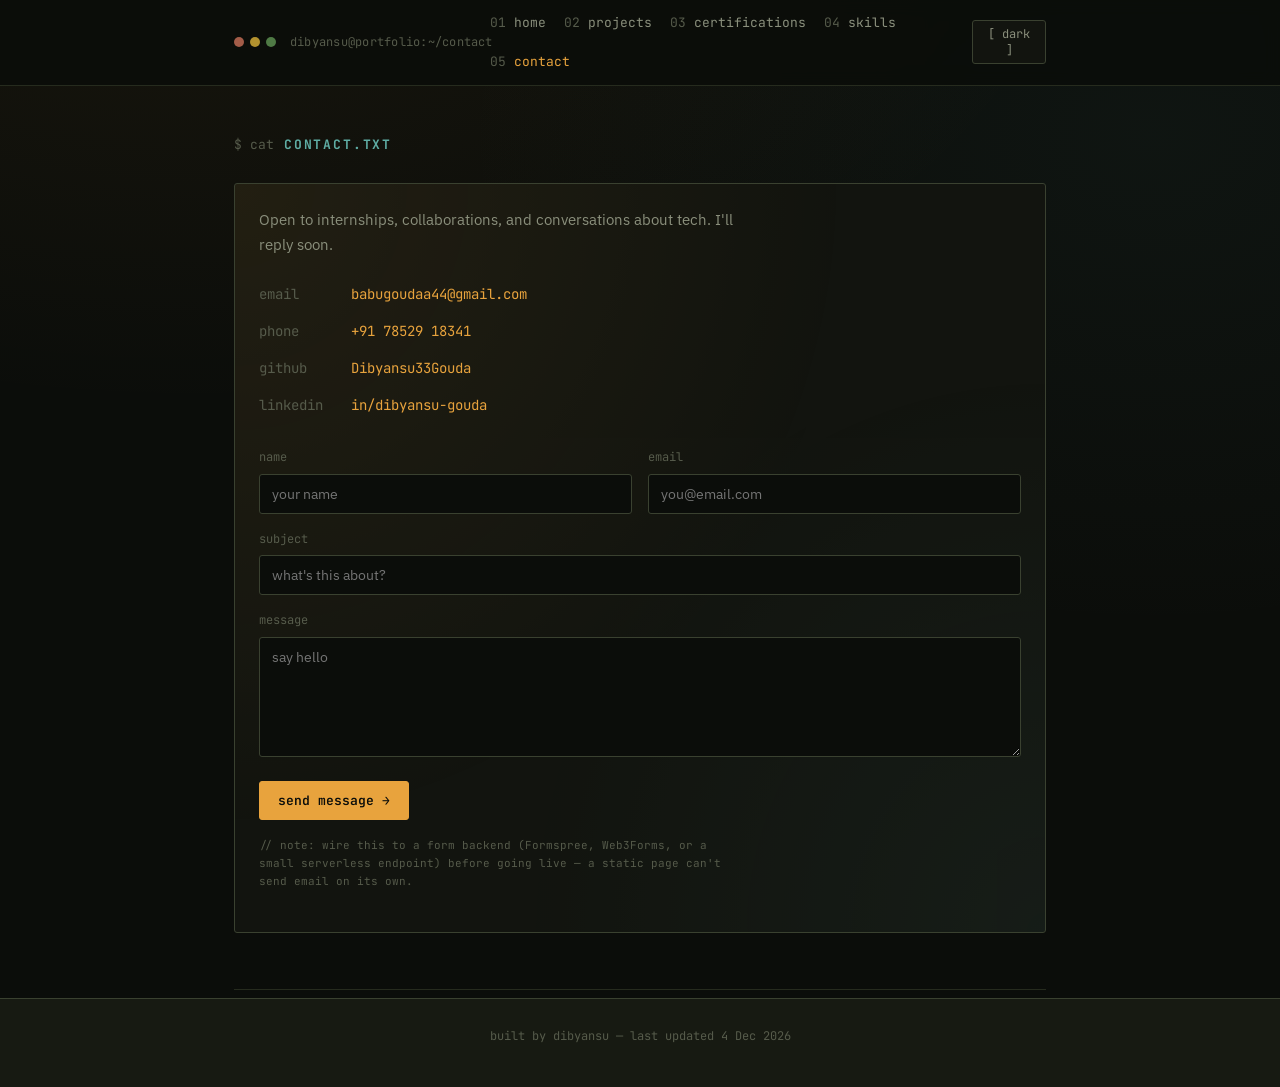
<file: portfolio-v2/contact.html>
<!DOCTYPE html>
<html lang="en">
<head>
<meta charset="UTF-8">
<meta name="viewport" content="width=device-width, initial-scale=1.0">
<title>Contact — Dibyansu Gouda</title>
<meta name="description" content="Want to get in touch? I'm open to internships, freelance work, and collaborations — here's my email, socials, and a quick contact form.">
<link rel="icon" type="image/svg+xml" href="assets/favicon.svg">
<link rel="canonical" href="https://dibyansu33gouda.github.io/dibyansu-portfolio/contact.html">
<meta property="og:type" content="website">
<meta property="og:title" content="Contact — Dibyansu Gouda">
<meta property="og:description" content="Open to internships, freelance work, and collaborations — here's how to reach me.">
<meta property="og:image" content="https://dibyansu33gouda.github.io/dibyansu-portfolio/assets/og-image.png">
<meta property="og:url" content="https://dibyansu33gouda.github.io/dibyansu-portfolio/contact.html">
<meta name="twitter:card" content="summary_large_image">
<meta name="twitter:title" content="Contact — Dibyansu Gouda">
<meta name="twitter:description" content="Open to internships, freelance work, and collaborations — here's how to reach me.">
<meta name="twitter:image" content="https://dibyansu33gouda.github.io/dibyansu-portfolio/assets/og-image.png">
<link rel="stylesheet" href="style.css">
</head>
<body>
<a href="#main" class="skip-link">Skip to content</a>

<div class="termbar">
  <div class="termbar-inner">
    <div class="termbar-left">
      <div class="dots"><span class="dot r"></span><span class="dot y"></span><span class="dot g"></span></div>
      <span class="termbar-title">dibyansu@portfolio:~/contact</span>
    </div>
    <div class="termbar-right">
      <nav class="termnav" id="termnav" aria-label="Primary">
        <a href="index.html"><span class="idx">01</span> home</a>
        <a href="projects.html"><span class="idx">02</span> projects</a>
        <a href="certifications.html"><span class="idx">03</span> certifications</a>
        <a href="skills.html"><span class="idx">04</span> skills</a>
        <a href="contact.html" class="active"><span class="idx">05</span> contact</a>
      </nav>
      <button class="theme-toggle" id="themeToggleBtn" onclick="toggleTheme()">[ dark ]</button>
      <button class="mobile-nav-toggle" id="mobileNavToggle" aria-label="Toggle menu" aria-expanded="false" aria-controls="termnav">☰</button>
    </div>
  </div>
</div>

<main id="main" class="wrap">

  <section class="page-section" style="border-bottom:1px solid var(--border);">
    <div class="sec-head"><span class="cmd">$ cat</span><h2>contact.txt</h2></div>

    <div class="contact-box reveal">
      <p>Open to internships, collaborations, and conversations about tech. I'll reply soon.</p>
      <div class="contact-rows">
        <div class="contact-row"><span class="k">email</span><span class="v">babugoudaa44@gmail.com</span></div>
        <div class="contact-row"><span class="k">phone</span><span class="v">+91 78529 18341</span></div>
        <div class="contact-row"><span class="k">github</span><a class="v" href="https://github.com/Dibyansu33Gouda" target="_blank" rel="noopener">Dibyansu33Gouda</a></div>
        <div class="contact-row"><span class="k">linkedin</span><a class="v" href="https://linkedin.com/in/dibyansu-gouda" target="_blank" rel="noopener">in/dibyansu-gouda</a></div>
      </div>

      <form class="contact-form" action="#" method="POST" onsubmit="return false;">
        <div class="form-row-2">
          <div>
            <label for="name">name</label>
            <input type="text" id="name" name="name" placeholder="your name">
          </div>
          <div>
            <label for="email">email</label>
            <input type="email" id="email" name="email" placeholder="you@email.com">
          </div>
        </div>
        <div>
          <label for="subject">subject</label>
          <input type="text" id="subject" name="subject" placeholder="what's this about?">
        </div>
        <div>
          <label for="message">message</label>
          <textarea id="message" name="message" placeholder="say hello"></textarea>
        </div>
        <div>
          <button type="submit" class="btn btn-primary">send message →</button>
        </div>
        <p style="font-family:var(--font-mono); font-size:11px; color:var(--text-faint);">
          // note: wire this to a form backend (Formspree, Web3Forms, or a small serverless endpoint) before going live — a static page can't send email on its own.
        </p>
      </form>
    </div>
  </section>

</main>

<footer data-footer-date>built by dibyansu — last commit {{DATE}}</footer>

<script src="script.js"></script>
</body>
</html>
</file>
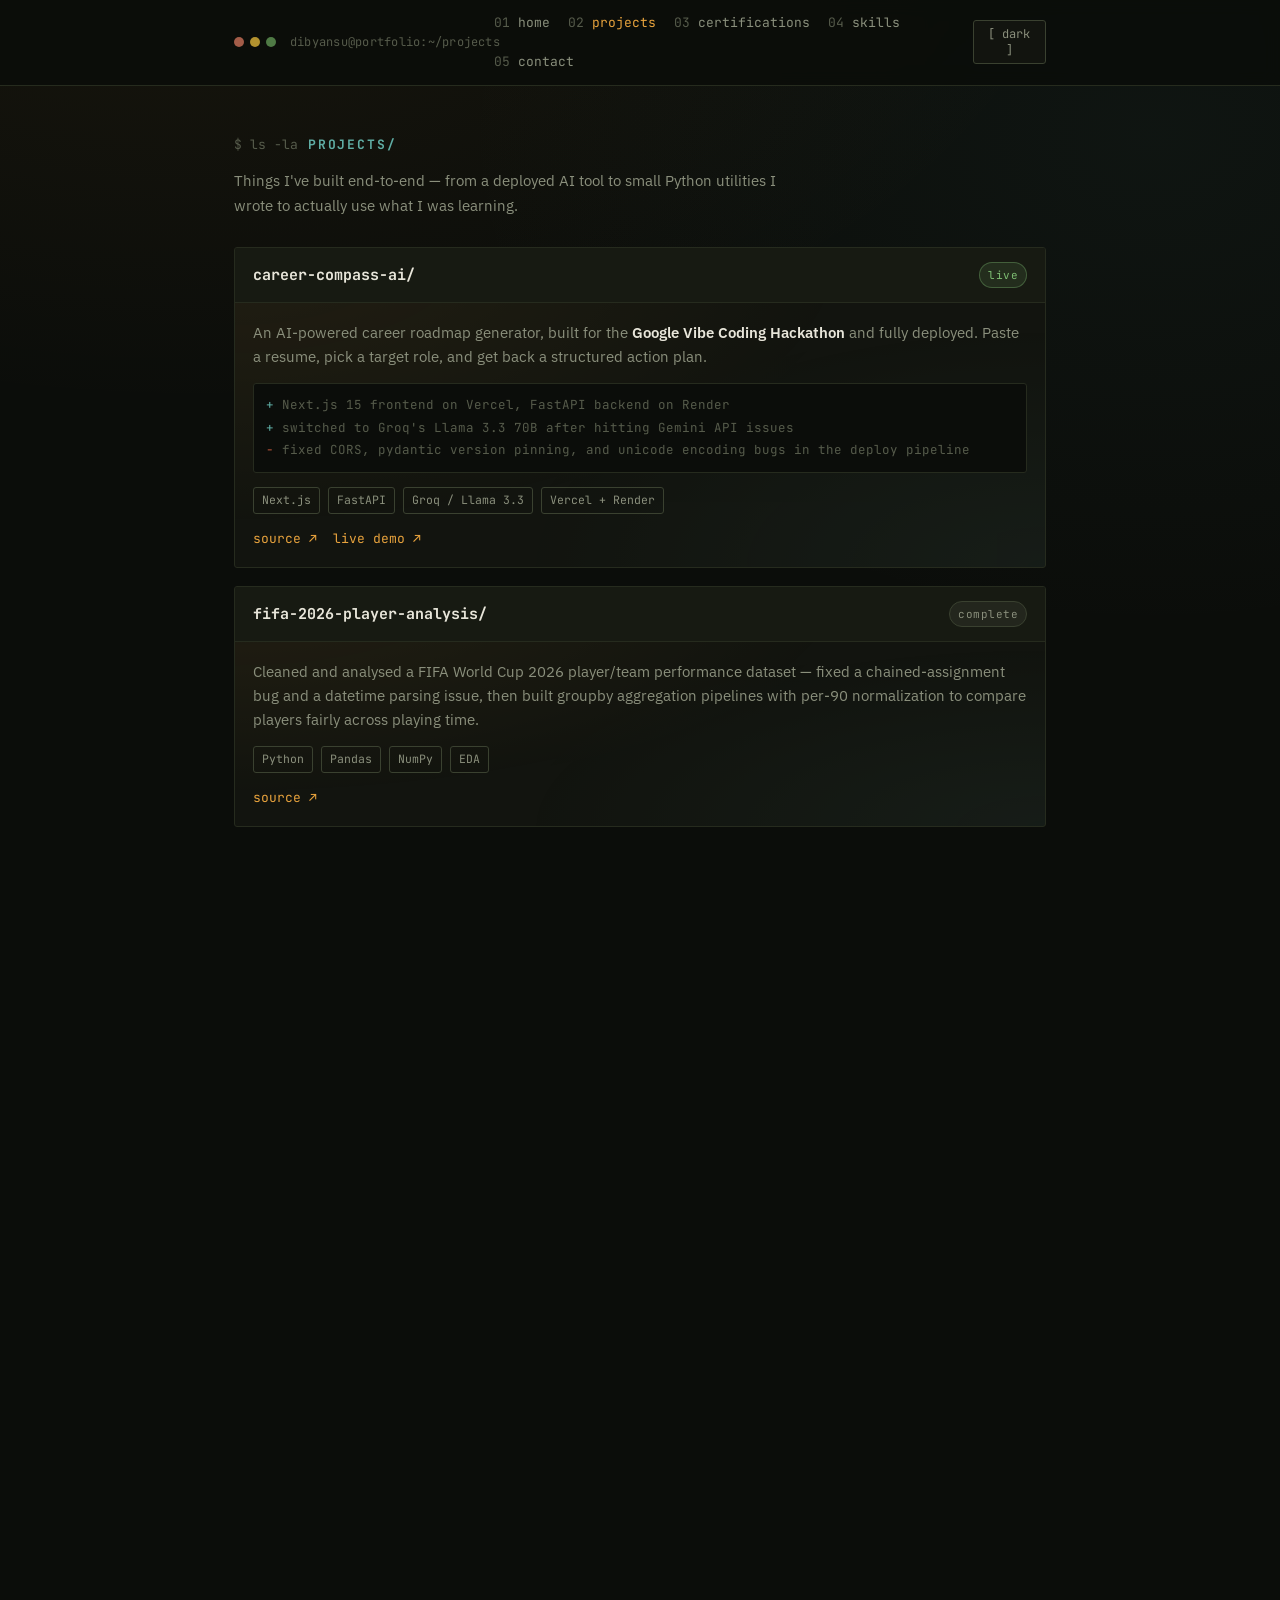
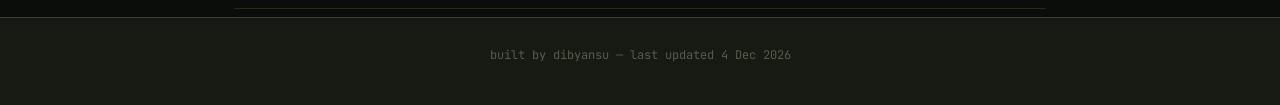
<file: portfolio-v2/projects.html>
<!DOCTYPE html>
<html lang="en">
<head>
<meta charset="UTF-8">
<meta name="viewport" content="width=device-width, initial-scale=1.0">
<title>Projects — Dibyansu Gouda</title>
<meta name="description" content="A look at what I've actually built and shipped — an AI career-planning tool, a couple of Python tools, and a data analysis project, with source code and live links.">
<link rel="icon" type="image/svg+xml" href="assets/favicon.svg">
<link rel="canonical" href="https://dibyansu33gouda.github.io/dibyansu-portfolio/projects.html">
<meta property="og:type" content="website">
<meta property="og:title" content="Projects — Dibyansu Gouda">
<meta property="og:description" content="What I've actually built and shipped — an AI career-planning tool, small Python tools, and a data analysis project.">
<meta property="og:image" content="https://dibyansu33gouda.github.io/dibyansu-portfolio/assets/og-image.png">
<meta property="og:url" content="https://dibyansu33gouda.github.io/dibyansu-portfolio/projects.html">
<meta name="twitter:card" content="summary_large_image">
<meta name="twitter:title" content="Projects — Dibyansu Gouda">
<meta name="twitter:description" content="What I've actually built and shipped — an AI career-planning tool, small Python tools, and a data analysis project.">
<meta name="twitter:image" content="https://dibyansu33gouda.github.io/dibyansu-portfolio/assets/og-image.png">
<link rel="stylesheet" href="style.css">
</head>
<body>
<a href="#main" class="skip-link">Skip to content</a>

<div class="termbar">
  <div class="termbar-inner">
    <div class="termbar-left">
      <div class="dots"><span class="dot r"></span><span class="dot y"></span><span class="dot g"></span></div>
      <span class="termbar-title">dibyansu@portfolio:~/projects</span>
    </div>
    <div class="termbar-right">
      <nav class="termnav" id="termnav" aria-label="Primary">
        <a href="index.html"><span class="idx">01</span> home</a>
        <a href="projects.html" class="active"><span class="idx">02</span> projects</a>
        <a href="certifications.html"><span class="idx">03</span> certifications</a>
        <a href="skills.html"><span class="idx">04</span> skills</a>
        <a href="contact.html"><span class="idx">05</span> contact</a>
      </nav>
      <button class="theme-toggle" id="themeToggleBtn" onclick="toggleTheme()">[ dark ]</button>
      <button class="mobile-nav-toggle" id="mobileNavToggle" aria-label="Toggle menu" aria-expanded="false" aria-controls="termnav">☰</button>
    </div>
  </div>
</div>

<main id="main" class="wrap">
  <section class="page-section" style="border-bottom:1px solid var(--border);">
    <div class="sec-head"><span class="cmd">$ ls -la</span><h2>projects/</h2></div>
    <p class="sec-lede">Things I've built end-to-end — from a deployed AI tool to small Python utilities I wrote to actually use what I was learning.</p>

    <!--
      To add a project: add one object to the PROJECTS array below.
      status: "live" | "complete" | "progress"
      log (optional): array of strings, prefix with "-" for a fix/bug line, no prefix for a feature line
    -->
    <div id="cards-root"></div>
  </section>
</main>

<footer data-footer-date>built by dibyansu — last commit {{DATE}}</footer>

<script src="script.js"></script>
<script>
  var PROJECTS = [
    {
      name: "career-compass-ai",
      status: "live",
      desc: "An AI-powered career roadmap generator, built for the <strong>Google Vibe Coding Hackathon</strong> and fully deployed. Paste a resume, pick a target role, and get back a structured action plan.",
      log: [
        "Next.js 15 frontend on Vercel, FastAPI backend on Render",
        "switched to Groq's Llama 3.3 70B after hitting Gemini API issues",
        "-fixed CORS, pydantic version pinning, and unicode encoding bugs in the deploy pipeline"
      ],
      tags: ["Next.js", "FastAPI", "Groq / Llama 3.3", "Vercel + Render"],
      source: "https://github.com/Dibyansu33Gouda/career-compass-ai",
      demo: "https://career-compass-ai-belv-56zacrjzk-dibyansu-coding.vercel.app/"
    },
    {
      name: "fifa-2026-player-analysis",
      status: "complete",
      desc: "Cleaned and analysed a FIFA World Cup 2026 player/team performance dataset — fixed a chained-assignment bug and a datetime parsing issue, then built groupby aggregation pipelines with per-90 normalization to compare players fairly across playing time.",
      tags: ["Python", "Pandas", "NumPy", "EDA"],
      source: "https://github.com/Dibyansu33Gouda/kaggle_practice_dataset"
    },
    {
      name: "python-todo-cli",
      status: "complete",
      desc: "A command-line to-do app in Python. Supports adding, deleting, searching, and completing tasks by ID, with data persisted to JSON including priority, category, and deadline fields.",
      tags: ["Python", "JSON", "CLI"],
      source: "https://github.com/Dibyansu33Gouda/python-todo-cli2"
    },
    {
      name: "snake-game",
      status: "complete",
      desc: "A classic Snake game built with a friend using Python and Tkinter — grid-based movement, collision detection, and score tracking.",
      tags: ["Python", "Tkinter"]
    },
    {
      name: "calculator",
      status: "complete",
      desc: "A functional desktop calculator built with Python and Tkinter — standard arithmetic operations wired to a clickable button grid.",
      tags: ["Python", "Tkinter"]
    }
  ];
  renderProjects(PROJECTS);
</script>
</body>
</html>
</file>
<file: style.css>
/* Add these two lines right before the stylesheet <link> in every page's <head> for faster font loading:
   <link rel="preconnect" href="https://fonts.googleapis.com">
   <link rel="preconnect" href="https://fonts.gstatic.com" crossorigin> */
@import url('https://fonts.googleapis.com/css2?family=JetBrains+Mono:wght@400;500;600;700;800&family=IBM+Plex+Sans:wght@400;500;600&family=Lora:ital,wght@0,400;0,500;0,600;1,400&display=swap');

/* ============================================================
   THEME TOKENS
   Dark  = terminal aesthetic (near-black, amber/teal)
   Light = Anthropic-inspired (warm ivory, slate, terracotta/blue)
   Same variable names, different values -> components never change.
   ============================================================ */
:root {
  --bg: #0B0D0A;
  --bg-panel: #12140F;
  --bg-panel-2: #171A12;
  --border: #262B1E;
  --border-bright: #3A4130;
  --text: #E8E6DA;
  --text-dim: #8A8F7C;
  --text-faint: #565B4B;
  --accent: #E3A03C;      /* slightly deeper amber */
  --accent-dim: #8C6524;
  --accent-2: #5FADA4;    /* teal */
  --accent-2-dim: #35625C;
  --danger: #C4593D;
  --ok: #7EBE73;
  --radius: 3px;

  --font-mono: 'JetBrains Mono', ui-monospace, monospace;
  --font-body: 'IBM Plex Sans', sans-serif;
  --font-display: 'JetBrains Mono', ui-monospace, monospace;
}

[data-theme="light"] {
  --bg: #FAF9F5;
  --bg-panel: #F3F1EA;
  --bg-panel-2: #ECE9DF;
  --border: #E1DCCD;
  --border-bright: #CFC8B4;
  --text: #141413;
  --text-dim: #6B675C;
  --text-faint: #A29C8C;
  --accent: #BC5839;      /* slightly deeper clay / terracotta */
  --accent-dim: #E8CBB9;
  --accent-2: #4C6C8C;    /* muted blue */
  --accent-2-dim: #D3DEE7;
  --danger: #B3432B;
  --ok: #4C7A4C;

  --font-body: 'Lora', Georgia, serif;
  --font-display: 'Lora', Georgia, serif;
}

* { margin: 0; padding: 0; box-sizing: border-box; }
html { scroll-behavior: smooth; scroll-padding-top: 72px; }

@media (prefers-reduced-motion: reduce) {
  html { scroll-behavior: auto; }
  * { animation-duration: 0.01ms !important; animation-iteration-count: 1 !important; transition-duration: 0.01ms !important; }
  body::before { animation: none !important; }
}

body {
  background: var(--bg);
  color: var(--text);
  font-family: var(--font-body);
  font-size: 16px;
  line-height: 1.65;
  min-height: 100vh;
  overscroll-behavior-y: none;
  transition: background-color .25s ease, color .25s ease;
}
/* ambient glow: a fixed, transform-animated layer instead of an animated
   background-position — avoids the scroll-repaint jank that
   background-attachment:fixed causes, since transform is GPU-composited
   and fully decoupled from the page's own scroll/paint cycle */
body::before {
  content: "";
  position: fixed; inset: -10%; z-index: -2; pointer-events: none;
  background-image:
    radial-gradient(ellipse 900px 500px at 15% -10%, color-mix(in srgb, var(--accent) 6%, transparent), transparent),
    radial-gradient(ellipse 700px 500px at 90% 15%, color-mix(in srgb, var(--accent-2) 5%, transparent), transparent);
  background-repeat: no-repeat;
  will-change: transform;
  animation: bg-drift 26s ease-in-out infinite alternate;
}
@keyframes bg-drift {
  from { transform: translate3d(0, 0, 0); }
  to   { transform: translate3d(1.5%, 2%, 0); }
}

/* ---------- live GitHub activity graph ---------- */
.gh-graph-wrap {
  border: 1px solid var(--border-bright); border-radius: var(--radius);
  overflow: hidden; background: var(--bg-panel);
}
.gh-graph { display: block; width: 100%; height: auto; }
.gh-graph-light { display: none; }
[data-theme="light"] .gh-graph-dark { display: none; }
[data-theme="light"] .gh-graph-light { display: block; }
.gh-graph-fallback { font-family: var(--font-mono); font-size: 12px; color: var(--text-faint); margin-top: 8px; }

/* ---------- DSA consistency tracker ---------- */
.dsa-heatmap-wrap { --dsa-1: #183d27; --dsa-2: #24613a; --dsa-3: #35894e; --dsa-4: #57b96e; }
[data-theme="light"] .dsa-heatmap-wrap { --dsa-1: #ccebd2; --dsa-2: #91d59d; --dsa-3: #55ae69; --dsa-4: #287d42; }
.dsa-summary { display: grid; grid-template-columns: repeat(3, minmax(0, 1fr)) 1.45fr; border: 1px solid var(--border-bright); background: var(--bg-panel); }
.dsa-stat, .dsa-roadmap { padding: 20px; border-right: 1px solid var(--border); display: grid; align-content: center; gap: 3px; }
.dsa-stat strong { color: var(--accent); font: 800 2rem/1 var(--font-mono); }
.dsa-stat span, .dsa-roadmap span, .dsa-roadmap small { color: var(--text-faint); font: 11px var(--font-mono); }
.dsa-roadmap { border-right: 0; }.dsa-roadmap strong { font: 600 13px/1.4 var(--font-mono); color: var(--text-dim); }.dsa-roadmap small { margin-top: 4px; }
.dsa-heatmap-wrap { border: 1px solid var(--border-bright); background: var(--bg-panel); padding: 18px; overflow-x: auto; }
.dsa-heatmap { display: flex; align-items: flex-start; gap: 20px; width: max-content; }
.dsa-month-block { position: relative; display: flex; flex-direction: column; gap: 6px; }
.dsa-month-block:not(:last-child)::after { content: ""; position: absolute; top: 14px; right: -10px; bottom: 0; width: 1px; background: var(--border-bright); }
.dsa-month-label { font: 10px var(--font-mono); color: var(--text-faint); }
.dsa-month-grid { display: grid; grid-template-rows: repeat(7, 11px); grid-auto-flow: column; grid-auto-columns: 11px; gap: 3px; }
.dsa-cell { width: 11px; height: 11px; border: 0; border-radius: 2px; background: var(--border); cursor: pointer; }.dsa-cell-empty { visibility: hidden; pointer-events: none; }.dsa-cell:hover, .dsa-cell:focus-visible { outline: 1px solid var(--text); outline-offset: 1px; }.dsa-cell.level-1 { background: var(--dsa-1); }.dsa-cell.level-2 { background: var(--dsa-2); }.dsa-cell.level-3 { background: var(--dsa-3); }.dsa-cell.level-4 { background: var(--dsa-4); }
.dsa-legend { display: flex; justify-content: flex-end; align-items: center; gap: 4px; margin-top: 10px; color: var(--text-faint); font: 10px var(--font-mono); }.dsa-legend span { margin: 0 3px; }.dsa-legend i { width: 11px; height: 11px; background: var(--border); }.dsa-legend i:nth-of-type(1) { background: var(--dsa-1); }.dsa-legend i:nth-of-type(2) { background: var(--dsa-2); }.dsa-legend i:nth-of-type(3) { background: var(--dsa-3); }.dsa-legend i:nth-of-type(4) { background: var(--dsa-4); }
.dsa-day-detail { min-height: 48px; display: flex; gap: 10px; align-items: baseline; padding: 13px 16px; border: 1px solid var(--border); border-top: 0; color: var(--text-faint); font: 12px/1.6 var(--font-mono); }.dsa-day-detail strong { color: var(--text-dim); }.dsa-day-detail a { margin-right: 8px; }
.dsa-recent { border: 1px solid var(--border-bright); background: var(--bg-panel); }.dsa-solve { display: grid; grid-template-columns: 110px 1fr auto; gap: 16px; align-items: center; padding: 15px 18px; border-bottom: 1px solid var(--border); font-family: var(--font-mono); }.dsa-solve:last-child { border-bottom: 0; }.dsa-solve time, .dsa-solve span { color: var(--text-faint); font-size: 11px; }.dsa-solve div { display: grid; gap: 2px; }.dsa-solve strong { color: var(--text-dim); font-size: 13px; }.dsa-solve a, .dsa-links { font: 12px var(--font-mono); }.dsa-links { display: flex; flex-wrap: wrap; gap: 18px; margin-top: 15px; }.dsa-empty, .dsa-loading { padding: 20px; color: var(--text-faint); font: 13px var(--font-mono); }
@media (max-width: 620px) { .dsa-summary { grid-template-columns: repeat(3, 1fr); }.dsa-stat { padding: 16px 10px; }.dsa-stat strong { font-size: 1.5rem; }.dsa-roadmap { grid-column: 1 / -1; border-top: 1px solid var(--border); }.dsa-solve { grid-template-columns: 1fr auto; gap: 6px 12px; }.dsa-solve time { grid-column: 1 / -1; } }

/* ---------- interactive terminal widget ---------- */
.terminal-widget {
  border: 1px solid var(--border-bright); border-radius: var(--radius);
  background: var(--bg-panel); margin: 8px 0 12px; overflow: hidden;
}
.tw-head {
  display: flex; align-items: center; gap: 12px; padding: 10px 16px;
  background: var(--bg-panel-2); border-bottom: 1px solid var(--border);
}
.tw-dots { display: flex; gap: 6px; }
.tw-title { font-family: var(--font-mono); font-size: 12px; color: var(--text-faint); }
.tw-body {
  max-height: 220px; overflow-y: auto; padding: 14px 16px 4px;
  font-family: var(--font-mono); font-size: 13.5px; line-height: 1.7;
}
.tw-line { margin-bottom: 6px; word-break: break-word; }
.tw-out { color: var(--text-dim); }
.tw-dim { color: var(--text-faint); font-style: italic; }
.tw-cmdline { color: var(--text); }
.tw-err { color: var(--danger); }
.tw-cmd { color: var(--accent); }
.tw-prompt-inline { color: var(--accent-2); }
.tw-inputline {
  display: flex; align-items: center; gap: 8px; padding: 12px 16px;
  border-top: 1px solid var(--border); font-family: var(--font-mono); font-size: 13.5px;
}
.tw-prompt { color: var(--accent-2); white-space: nowrap; }
.tw-input {
  flex: 1; background: transparent; border: none; outline: none;
  color: var(--text); font-family: var(--font-mono); font-size: 13.5px;
} 
.tw-input::placeholder { color: var(--text-faint); }
.tw-run { flex: 0 0 auto; border: 1px solid var(--border-bright); border-radius: var(--radius); background: var(--bg-panel-2); color: var(--accent); padding: 4px 8px; font: 12px var(--font-mono); cursor: pointer; }.tw-run:hover { border-color: var(--accent); color: var(--text); }

/* ---------- shared SVG icons ---------- */
.icon { display: inline-block; flex: 0 0 auto; fill: none; stroke: currentColor; stroke-width: 1.8; stroke-linecap: round; stroke-linejoin: round; }
.icon-nav { width: 15px; height: 15px; margin-right: 5px; vertical-align: -2.5px; }
.icon-link { width: 13px; height: 13px; margin-left: 3px; vertical-align: -2px; }
.icon-folder-tag { width: 14px; height: 14px; margin-right: 6px; vertical-align: -2.5px; }
.icon-theme { width: 14px; height: 14px; }
.icon-home { color: #5DA85B; }.icon-projects { color: #4A90D9; }.icon-certifications { color: #D9A63E; }.icon-skills { color: #A66FD1; }.icon-contact { color: #3FB8AE; }.icon-folder { color: #C4548E; }.icon-dsa { color: #D9683D; }.icon-extlink { color: var(--accent-2); }.icon-theme-sun, .icon-theme-moon { color: var(--accent); }

/* ---------- smooth page-to-page transitions (native browser API, no JS) ---------- */
@view-transition {
  navigation: auto;
}
/* keep the header feeling like a persistent shell rather than cross-fading with content */
.termbar { view-transition-name: site-header; }

@media (prefers-reduced-motion: no-preference) {
  ::view-transition-old(root),
  ::view-transition-new(root) {
    animation-duration: .35s;
    animation-timing-function: cubic-bezier(.22,.61,.36,1);
  }
  ::view-transition-old(root) { animation-name: vt-fade-out; }
  ::view-transition-new(root) { animation-name: vt-fade-in; }
}
@keyframes vt-fade-out {
  from { opacity: 1; transform: translateY(0); }
  to   { opacity: 0; transform: translateY(-8px); }
}
@keyframes vt-fade-in {
  from { opacity: 0; transform: translateY(8px); }
  to   { opacity: 1; transform: translateY(0); }
}

.reveal {
  opacity: 0; transform: translateY(18px);
  transition: opacity .6s cubic-bezier(.22,.61,.36,1), transform .6s cubic-bezier(.22,.61,.36,1);
  will-change: opacity, transform;
}
.reveal.revealed { opacity: 1; transform: translateY(0); }
@media (prefers-reduced-motion: reduce) { .reveal { opacity: 1; transform: none; transition: none; } }

a { color: var(--accent); text-decoration: none; }
a:hover { text-decoration: underline; }
:focus-visible { outline: 2px solid var(--accent); outline-offset: 3px; }
::selection { background: var(--accent-dim); color: var(--text); }

/* ---------- accessibility: skip-to-content link ---------- */
.skip-link {
  position: absolute; top: -100px; left: 12px; z-index: 100;
  background: var(--accent); color: var(--bg); font-family: var(--font-mono);
  font-size: 13px; font-weight: 600; padding: 10px 16px; border-radius: var(--radius);
  transition: top .15s ease;
}
.skip-link:focus { top: 12px; }

.wrap { max-width: 860px; margin: 0 auto; padding: 0 24px; }

/* ---------- entry page ---------- */
.entry-shell { width: min(100% - 48px, 900px); min-height: 100vh; margin: 0 auto; padding: clamp(32px, 9vh, 88px) 0 48px; display: grid; align-content: center; gap: 30px; }
.entry-window { border: 1px solid var(--border-bright); border-radius: var(--radius); background: var(--bg-panel); overflow: hidden; box-shadow: 0 24px 70px -42px color-mix(in srgb, var(--accent) 45%, transparent); animation: entry-rise .7s cubic-bezier(.22,.61,.36,1) both; }
.entry-bar, .entry-footer { display: flex; align-items: center; gap: 12px; padding: 12px 18px; background: var(--bg-panel-2); font: 12px var(--font-mono); color: var(--text-faint); }
.entry-bar { border-bottom: 1px solid var(--border); }
.entry-bar-state { margin-left: auto; color: var(--accent-2); }
.entry-body { padding: clamp(32px, 7vw, 68px); }
.entry-kicker, .entry-command, .entry-hint { font: 13px var(--font-mono); color: var(--text-faint); }
.entry-kicker { display: flex; gap: 9px; align-items: center; }
.entry-ok { color: var(--ok); font-size: 10px; }.entry-rule { color: var(--border-bright); overflow: hidden; white-space: nowrap; }
.entry-system-status { display: flex; flex-wrap: wrap; gap: 8px 16px; margin-top: 16px; font: 11px var(--font-mono); color: var(--text-faint); }
.entry-system-status span { display: inline-flex; align-items: center; gap: 6px; }.status-led { width: 7px; height: 7px; border-radius: 50%; background: var(--ok); box-shadow: 0 0 0 3px color-mix(in srgb, var(--ok) 12%, transparent); animation: status-pulse 2s ease-in-out infinite; }.status-led-github { background: var(--accent-2); box-shadow: 0 0 0 3px color-mix(in srgb, var(--accent-2) 12%, transparent); animation-delay: .35s; }.status-led-open { background: var(--accent); box-shadow: 0 0 0 3px color-mix(in srgb, var(--accent) 12%, transparent); animation-delay: .7s; }
@keyframes status-pulse { 50% { opacity: .45; box-shadow: 0 0 0 5px transparent; } }
.entry-boot { min-height: 144px; margin-top: 42px; font: 13px/1.85 var(--font-mono); color: var(--text-dim); }
.entry-command { color: var(--accent-2); }.entry-command span { color: var(--accent); }
.entry-output { color: var(--text-faint); padding-left: 2ch; }.entry-output strong { color: var(--text-dim); font-weight: 500; }.entry-success { color: var(--ok); }.entry-cursor { display: inline-block; width: 7px; height: 14px; margin-left: 3px; background: var(--accent); vertical-align: -2px; animation: blink 1s steps(1) infinite; }
.entry-ready .entry-reveal { opacity: 0; transform: translateY(12px); transition: opacity .65s cubic-bezier(.22,.61,.36,1), transform .65s cubic-bezier(.22,.61,.36,1); }
.entry-ready .entry-reveal.is-visible { opacity: 1; transform: translateY(0); }
.entry-body h1 { max-width: 650px; margin: 15px 0 18px; font: 800 clamp(2.6rem, 8vw, 5rem)/1.02 var(--font-display); letter-spacing: -.05em; }.entry-body h1 span { color: var(--accent); }
.entry-copy { max-width: 530px; color: var(--text-dim); font-size: clamp(1rem, 2vw, 1.15rem); }
.entry-actions { display: flex; align-items: center; flex-wrap: wrap; gap: 24px; margin-top: 34px; font: 13px var(--font-mono); }
.entry-button { display: inline-flex; align-items: center; gap: 16px; padding: 13px 17px; border: 1px solid var(--accent); background: var(--accent); color: var(--bg); font-weight: 700; }.entry-button:hover { opacity: .88; text-decoration: none; color: var(--bg); }.entry-button span { font-size: 18px; line-height: .7; }
.entry-link { color: var(--text-dim); }.entry-link:hover { color: var(--accent); text-decoration: none; }
.entry-hint { margin-top: 52px; }.entry-hint a { color: var(--text-faint); }.entry-hint a:hover { color: var(--accent); } kbd { padding: 2px 6px; border: 1px solid var(--border-bright); border-radius: 2px; background: var(--bg); color: var(--text-dim); font: inherit; }
.entry-footer { justify-content: space-between; border-top: 1px solid var(--border); }.entry-details { display: grid; grid-template-columns: 1.25fr 1fr 1fr; gap: 14px; color: var(--text-faint); font-size: 13px; }.entry-details p { font-family: var(--font-mono); color: var(--text-dim); }.entry-details p span, .entry-details strong { color: var(--accent-2); font-family: var(--font-mono); font-weight: 500; }
@keyframes entry-rise { from { opacity: 0; transform: translateY(16px); } to { opacity: 1; transform: translateY(0); } }

/* ---------- terminal chrome nav ---------- */
.termbar {
  position: sticky; top: 0; z-index: 50;
  background: color-mix(in srgb, var(--bg) 88%, transparent);
  backdrop-filter: blur(8px);
  border-bottom: 1px solid var(--border);
}
.termbar-inner {
  max-width: 860px; margin: 0 auto; padding: 12px 24px;
  display: flex; align-items: center; justify-content: space-between; gap: 16px;
}
.dots { display: flex; gap: 6px; flex-shrink: 0; }
.dot { width: 10px; height: 10px; border-radius: 50%; }
.dot.r { background: #a35c48; }
.dot.y { background: #b3922f; }
.dot.g { background: #4f7a45; }
[data-theme="light"] .dot.r { background: #d9a596; }
[data-theme="light"] .dot.y { background: #e0c98b; }
[data-theme="light"] .dot.g { background: #a9c4a0; }

.termbar-title { font-family: var(--font-mono); font-size: 12px; color: var(--text-faint); letter-spacing: .02em; white-space: nowrap; }
.termbar-left { display: flex; align-items: center; gap: 14px; min-width: 0; margin-right: 12px; }
.termbar-right { display: flex; align-items: center; gap: 18px; }

.termnav { display: flex; gap: 18px; font-family: var(--font-mono); font-size: 13px; flex-wrap: wrap; }
.termnav a { color: var(--text-dim); position: relative; display: inline-flex; align-items: center; }
.termnav a:hover { color: var(--accent); text-decoration: none; }
.termnav a.active { color: var(--accent); }
.termnav a.active::after { content: ""; position: absolute; right: 0; bottom: -7px; left: 0; height: 1px; background: var(--accent); box-shadow: 0 0 8px color-mix(in srgb, var(--accent) 70%, transparent); animation: nav-indicator 1.4s steps(1) infinite; }
.termnav .idx { color: var(--text-faint); }
@keyframes nav-indicator { 50% { opacity: .32; } }

.theme-toggle {
  font-family: var(--font-mono); font-size: 12px; color: var(--text-dim);
  background: var(--bg-panel); border: 1px solid var(--border-bright);
  border-radius: var(--radius); padding: 5px 10px; cursor: pointer; display: inline-flex; align-items: center; gap: 5px;
}
.theme-toggle:hover { color: var(--accent); border-color: var(--accent); }

.mobile-nav-toggle { display: none; }

/* ---------- hero ---------- */
.hero { padding: 72px 0 56px; border-bottom: 1px solid var(--border); }
.prompt-line { font-family: var(--font-mono); font-size: 14px; color: var(--accent-2); margin-bottom: 18px; }
.prompt-line .user { color: var(--accent); }
.prompt-line .sep { color: var(--text-faint); }
.cursor { display: inline-block; width: 8px; height: 16px; background: var(--accent); vertical-align: -3px; animation: blink 1s steps(1) infinite; }
@keyframes blink { 50% { opacity: 0; } }

.hero h1 {
  font-family: var(--font-display); font-weight: 800;
  font-size: clamp(2rem, 6vw, 3.2rem); letter-spacing: -0.01em;
  color: var(--text); line-height: 1.15; margin-bottom: 14px;
}
[data-theme="light"] .hero h1 { font-weight: 600; letter-spacing: -0.02em; }
.hero h1 .accent { color: var(--accent); }

.hero-sub { font-size: 17px; color: var(--text-dim); max-width: 580px; margin-bottom: 28px; }
.hero-sub strong { color: var(--text); font-weight: 600; }

.hero-meta { display: flex; flex-wrap: wrap; gap: 10px; }
.tag {
  font-family: var(--font-mono); font-size: 12px; color: var(--text-dim);
  border: 1px solid var(--border-bright); padding: 5px 10px; border-radius: var(--radius);
  background: var(--bg-panel);
}

.btn-row { display: flex; flex-wrap: wrap; gap: 12px; margin-top: 28px; }
.btn {
  font-family: var(--font-mono); font-size: 13px; padding: 10px 18px; border-radius: var(--radius);
  border: 1px solid var(--border-bright); color: var(--text); background: var(--bg-panel);
  display: inline-flex; align-items: center; gap: 8px;
}
.btn:hover { text-decoration: none; border-color: var(--accent); color: var(--accent); }
.btn-primary { background: var(--accent); border-color: var(--accent); color: var(--bg); font-weight: 600; }
.btn-primary:hover { color: var(--bg); opacity: .88; border-color: var(--accent); }

/* ---------- section shell ---------- */
section { padding: 56px 0; border-bottom: 1px solid var(--border); }
section:last-of-type { border-bottom: none; }
.page-section { padding-top: 48px; }

.sec-head { display: flex; align-items: baseline; gap: 10px; margin-bottom: 28px; font-family: var(--font-mono); flex-wrap: wrap; }
.sec-head .cmd { color: var(--text-faint); font-size: 13px; }
.sec-head h2 { font-size: 13px; font-weight: 700; letter-spacing: .14em; text-transform: uppercase; color: var(--accent-2); font-family: var(--font-mono); }
.sec-lede { color: var(--text-dim); font-size: 15px; margin: -14px 0 28px; max-width: 560px; }

/* ---------- about / home ---------- */
.about-body { max-width: 620px; color: var(--text-dim); font-size: 16px; }
.about-body p { margin-bottom: 14px; }
.about-body strong { color: var(--text); font-weight: 600; }

.home-grid { display: grid; grid-template-columns: 200px 1fr; gap: 40px; align-items: start; }
.photo-slot {
  width: 200px; height: 200px; border: 1px dashed var(--border-bright); border-radius: var(--radius);
  display: flex; align-items: center; justify-content: center; text-align: center;
  font-family: var(--font-mono); font-size: 11px; color: var(--text-faint); padding: 16px;
  background: var(--bg-panel); flex-shrink: 0; overflow: hidden;
}
.photo-slot img { width: 100%; height: 100%; object-fit: cover; object-position: 60% center; }

.status-line { font-family: var(--font-mono); font-size: 13px; color: var(--text-faint); margin-top: 22px; }
.status-line .k { color: var(--accent-2); }

.stat-readout { display: flex; flex-wrap: wrap; gap: 32px; margin-top: 24px; font-family: var(--font-mono); }
.stat-item { display: flex; flex-direction: column; }
.stat-num { font-size: 1.7rem; font-weight: 800; color: var(--accent); line-height: 1; font-variant-numeric: tabular-nums; }
.stat-label { font-size: 11px; color: var(--text-faint); letter-spacing: .08em; text-transform: uppercase; margin-top: 4px; }

/* ---------- project / cert cards (text-first, no thumbnails) ---------- */
.card {
  position: relative; z-index: 1;
  border: 1px solid var(--border); border-radius: var(--radius); background: var(--bg-panel);
  margin-bottom: 18px; overflow: hidden;
  transition: border-color .2s ease, transform .35s cubic-bezier(.22,.61,.36,1), box-shadow .2s ease;
}
.card.tilting { transition: border-color .2s ease, box-shadow .2s ease; } /* transform tracks the cursor instantly while active */
.card:hover {
  border-color: var(--accent);
  transform: translateY(-4px);
  box-shadow: 0 14px 32px -18px color-mix(in srgb, var(--accent) 55%, transparent);
}
.card::before,
.terminal-widget::before,
.contact-box::before,
.gh-graph-wrap::before {
  content: "";
  position: absolute; inset: -1px; z-index: -1; border-radius: inherit;
  background: radial-gradient(140% 160% at var(--glow-x, 0%) var(--glow-y, 0%), color-mix(in srgb, var(--accent) 16%, transparent), transparent 55%),
              radial-gradient(120% 140% at 100% 100%, color-mix(in srgb, var(--accent-2) 12%, transparent), transparent 55%);
  opacity: .5; transition: opacity .3s ease;
}
.card:hover::before { opacity: 1; }
.terminal-widget, .contact-box, .gh-graph-wrap { position: relative; z-index: 1; }

.cert-thumb {
  background: var(--bg-panel-2); border-bottom: 1px solid var(--border);
  display: flex; align-items: center; justify-content: center;
  height: 190px; overflow: hidden;
}
.cert-thumb img { width: 100%; height: 100%; object-fit: contain; display: block; }

.card-head {
  display: flex; align-items: center; justify-content: space-between; gap: 12px;
  padding: 14px 18px; border-bottom: 1px solid var(--border); background: var(--bg-panel-2); flex-wrap: wrap;
}
.card-name { font-family: var(--font-mono); font-weight: 700; font-size: 15px; color: var(--text); }
.pill { font-family: var(--font-mono); font-size: 11px; padding: 3px 8px; border-radius: 999px; letter-spacing: .04em; }
.pill-live { color: var(--ok); background: color-mix(in srgb, var(--ok) 12%, transparent); border: 1px solid color-mix(in srgb, var(--ok) 35%, transparent); }
.pill-progress { color: var(--accent); background: color-mix(in srgb, var(--accent) 12%, transparent); border: 1px solid color-mix(in srgb, var(--accent) 35%, transparent); }
.pill-done { color: var(--text-dim); background: color-mix(in srgb, var(--text-dim) 10%, transparent); border: 1px solid var(--border-bright); }

.card-body { padding: 18px; }
.card-desc { color: var(--text-dim); font-size: 14.5px; margin-bottom: 14px; }
.card-desc strong { color: var(--text); font-weight: 600; }

.card-log { font-family: var(--font-mono); font-size: 12.5px; color: var(--text-faint); background: var(--bg); border: 1px solid var(--border); border-radius: var(--radius); padding: 10px 12px; margin-bottom: 14px; }
.card-log .l { display: block; padding: 1px 0; }
.card-log .plus { color: var(--accent-2); }
.card-log .minus { color: var(--danger); }

.chip-row { display: flex; flex-wrap: wrap; gap: 8px; margin-bottom: 14px; }
.chip { font-family: var(--font-mono); font-size: 11.5px; color: var(--text-dim); border: 1px solid var(--border-bright); border-radius: var(--radius); padding: 3px 8px; }

.card-links { display: flex; flex-wrap: wrap; gap: 16px; font-family: var(--font-mono); font-size: 13px; }
.card-links a.disabled { color: var(--text-faint); pointer-events: none; }

/* ---------- skills ---------- */
.skills-grid { display: grid; grid-template-columns: repeat(3, 1fr); gap: 32px; }
.skill-label { font-family: var(--font-mono); font-size: 12px; letter-spacing: .1em; text-transform: uppercase; color: var(--text-faint); margin-bottom: 10px; }
.skill-list { list-style: none; }
.skill-list li { display: flex; align-items: baseline; justify-content: space-between; gap: 10px; padding: 9px 0; border-bottom: 1px dashed var(--border); font-size: 15px; }
.skill-list li:last-child { border-bottom: none; }
.skill-list .bar { font-family: var(--font-mono); color: var(--text-faint); font-size: 12px; white-space: nowrap; }

/* ---------- contact ---------- */
.contact-box { border: 1px solid var(--border-bright); border-radius: var(--radius); background: var(--bg-panel); padding: 24px; overflow: hidden; }
.contact-box p { color: var(--text-dim); font-size: 15px; margin-bottom: 18px; max-width: 480px; }
.contact-rows { font-family: var(--font-mono); font-size: 14px; }
.contact-row { display: flex; gap: 12px; padding: 7px 0; color: var(--text-dim); flex-wrap: wrap; }
.contact-row .k { color: var(--text-faint); width: 80px; flex-shrink: 0; }
.contact-row .v { color: var(--accent); }
.placeholder { color: var(--text-faint); font-style: italic; }

.contact-form { display: grid; gap: 16px; margin-top: 24px; }
.contact-form label { font-family: var(--font-mono); font-size: 12px; color: var(--text-faint); display: block; margin-bottom: 6px; }
.contact-form input, .contact-form textarea {
  width: 100%; background: var(--bg); border: 1px solid var(--border-bright); border-radius: var(--radius);
  color: var(--text); font-family: var(--font-body); font-size: 14px; padding: 10px 12px;
}
.contact-form input:focus, .contact-form textarea:focus { outline: 2px solid var(--accent); outline-offset: 1px; }
.contact-form textarea { min-height: 120px; resize: vertical; }
.form-row-2 { display: grid; grid-template-columns: 1fr 1fr; gap: 16px; }

footer {
  padding: 28px 0 40px;
  margin-top: 8px;
  background: var(--bg-panel-2);
  border-top: 1px solid var(--border-bright);
  font-family: var(--font-mono);
  font-size: 12px;
  color: var(--text-faint);
  text-align: center;
}
[data-theme="light"] footer { background: #EFE9DC; border-top-color: var(--accent-dim); }

/* ---------- konami code: temporary cheat theme + toast ---------- */
[data-theme="cheat"] {
  --bg: #000000; --bg-panel: #001a06; --bg-panel-2: #00240a;
  --border: #013d12; --border-bright: #00ff41;
  --text: #00ff41; --text-dim: #00cc35; --text-faint: #009929;
  --accent: #00ff41; --accent-dim: #073d17;
  --accent-2: #39ff88; --accent-2-dim: #0f3d22;
  --danger: #ff3b3b; --ok: #00ff41;
  --font-body: var(--font-mono);
}
.konami-toast {
  position: fixed; bottom: 24px; left: 50%; transform: translate(-50%, 12px);
  background: var(--bg-panel); border: 1px solid var(--accent); color: var(--accent);
  font-family: var(--font-mono); font-size: 13px; padding: 12px 20px; border-radius: var(--radius);
  opacity: 0; transition: opacity .3s ease, transform .3s ease; z-index: 200;
  box-shadow: 0 8px 28px -10px color-mix(in srgb, var(--accent) 50%, transparent);
  pointer-events: none; text-align: center; max-width: 90vw;
}
.konami-toast.show { opacity: 1; transform: translate(-50%, 0); }

/* ---------- command palette ---------- */
.command-palette { position: fixed; inset: 0; z-index: 300; display: grid; place-items: start center; padding: min(15vh, 120px) 20px 20px; background: color-mix(in srgb, var(--bg) 70%, transparent); backdrop-filter: blur(6px); opacity: 0; pointer-events: none; transition: opacity .18s ease; }
.command-palette.open { opacity: 1; pointer-events: auto; }
.palette-dialog { width: min(100%, 580px); overflow: hidden; border: 1px solid var(--border-bright); border-radius: var(--radius); background: var(--bg-panel); box-shadow: 0 30px 90px -35px #000; transform: translateY(-8px) scale(.98); transition: transform .18s ease; }
.command-palette.open .palette-dialog { transform: translateY(0) scale(1); }
.palette-search { display: flex; align-items: center; gap: 10px; padding: 15px 16px; border-bottom: 1px solid var(--border); color: var(--accent-2); font: 14px var(--font-mono); }
.palette-search input { width: 100%; border: 0; outline: 0; background: transparent; color: var(--text); font: inherit; }.palette-search input::placeholder { color: var(--text-faint); }
.palette-results { max-height: min(52vh, 380px); overflow-y: auto; padding: 7px; }.palette-item { display: flex; align-items: center; gap: 10px; width: 100%; padding: 10px; border: 0; border-radius: var(--radius); background: transparent; color: var(--text-dim); cursor: pointer; text-align: left; font: 13px var(--font-mono); }.palette-item:hover, .palette-item[aria-selected="true"] { background: var(--bg-panel-2); color: var(--text); }.palette-item .icon { width: 15px; height: 15px; color: var(--accent-2); }.palette-item small { margin-left: auto; color: var(--text-faint); font: 11px var(--font-mono); }.palette-empty { padding: 16px 10px; color: var(--text-faint); font: 13px var(--font-mono); }.palette-footer { display: flex; gap: 14px; padding: 10px 16px; border-top: 1px solid var(--border); color: var(--text-faint); font: 11px var(--font-mono); }.palette-footer kbd { font-size: 10px; }

@media (max-width: 680px) {
  .entry-shell { width: min(100% - 28px, 900px); padding: 14px 0 30px; gap: 18px; }
  .entry-body { padding: 30px 24px; }
  .entry-boot { margin-top: 32px; min-height: 154px; }
  .entry-rule { display: none; }
  .entry-system-status { gap: 7px 12px; font-size: 10px; }
  .entry-hint { margin-top: 40px; }
  .entry-footer { padding: 11px 14px; font-size: 10px; }
  .entry-details { grid-template-columns: 1fr; gap: 7px; padding: 0 4px; }
  .termbar-inner { padding: 10px 16px; gap: 10px; }
  .termbar-left { flex: 1 1 auto; min-width: 0; gap: 10px; }
  .termbar-title { min-width: 0; overflow: hidden; text-overflow: ellipsis; }
  .termbar-right { flex: 0 0 auto; gap: 8px; }
  .theme-toggle { padding: 5px 8px; }
  .termnav { position: fixed; inset: 49px 0 auto 0; background: var(--bg); border-bottom: 1px solid var(--border);
    flex-direction: column; gap: 0; padding: 8px 24px; display: none; }
  .termnav.open { display: flex; }
  .termnav a { padding: 10px 0; border-bottom: 1px solid var(--border); }
  .termnav a.active::after { right: auto; bottom: 5px; width: 70px; }
  .tw-input { min-width: 0; font-size: 16px; }
  .tw-run { padding: 6px 8px; }
  .mobile-nav-toggle {
    display: block; font-family: var(--font-mono); font-size: 18px; color: var(--text-dim);
    background: none; border: none; cursor: pointer;
  }
  .home-grid { grid-template-columns: 1fr; }
  .photo-slot { width: 140px; height: 140px; }
  .skills-grid { grid-template-columns: 1fr; }
  .form-row-2 { grid-template-columns: 1fr; }
  .hero { padding: 48px 0 40px; }
}

/* ---------- floating ai chatbot ---------- */
.chat-widget-btn {
  position: fixed;
  bottom: 24px;
  right: 24px;
  width: 50px;
  height: 50px;
  border-radius: 50%;
  background: var(--accent);
  color: var(--bg);
  display: flex;
  align-items: center;
  justify-content: center;
  box-shadow: 0 4px 12px rgba(0,0,0,0.3);
  cursor: pointer;
  z-index: 9999;
  transition: transform 0.2s ease, background 0.2s ease;
}
.chat-widget-btn:hover {
  transform: scale(1.05);
  background: var(--accent-dim);
}
.chat-window {
  position: fixed;
  bottom: 84px;
  right: 24px;
  width: 350px;
  max-width: calc(100vw - 48px);
  height: 450px;
  background: var(--bg-panel);
  border: 1px solid var(--border-bright);
  border-radius: var(--radius);
  box-shadow: 0 8px 24px rgba(0,0,0,0.4);
  display: none;
  flex-direction: column;
  z-index: 9999;
  font-family: var(--font-mono);
  overflow: hidden;
}
.chat-window.open {
  display: flex;
}
.chat-header {
  background: var(--bg-panel-2);
  padding: 12px 16px;
  border-bottom: 1px solid var(--border);
  display: flex;
  justify-content: space-between;
  align-items: center;
  color: var(--text);
  font-weight: bold;
}
.chat-header button {
  background: none;
  border: none;
  color: var(--text-faint);
  cursor: pointer;
  font-size: 16px;
}
.chat-header button:hover {
  color: var(--text);
}
.chat-body {
  flex: 1;
  padding: 16px;
  overflow-y: auto;
  display: flex;
  flex-direction: column;
  gap: 12px;
}
.chat-msg {
  padding: 8px 12px;
  border-radius: 4px;
  font-size: 13px;
  max-width: 85%;
  line-height: 1.5;
  word-break: break-word;
}
.chat-msg.bot {
  background: var(--bg-panel-2);
  color: var(--text);
  align-self: flex-start;
  border: 1px solid var(--border);
}
.chat-msg.user {
  background: var(--accent);
  color: var(--bg);
  align-self: flex-end;
}
.chat-input-area {
  display: flex;
  border-top: 1px solid var(--border);
  background: var(--bg);
}
.chat-input-area input {
  flex: 1;
  background: transparent;
  border: none;
  padding: 12px;
  color: var(--text);
  font-family: var(--font-mono);
  font-size: 13px;
  outline: none;
}
.chat-input-area button {
  background: none;
  border: none;
  padding: 0 16px;
  color: var(--accent);
  cursor: pointer;
  font-weight: bold;
}
.chat-input-area button:hover {
  color: var(--text);
}
</file>
<file: portfolio-v2/style.css>
/* Add these two lines right before the stylesheet <link> in every page's <head> for faster font loading:
   <link rel="preconnect" href="https://fonts.googleapis.com">
   <link rel="preconnect" href="https://fonts.gstatic.com" crossorigin> */
@import url('https://fonts.googleapis.com/css2?family=JetBrains+Mono:wght@400;500;600;700;800&family=IBM+Plex+Sans:wght@400;500;600&family=Lora:ital,wght@0,400;0,500;0,600;1,400&display=swap');

/* ============================================================
   THEME TOKENS
   Dark  = terminal aesthetic (near-black, amber/teal)
   Light = Anthropic-inspired (warm ivory, slate, terracotta/blue)
   Same variable names, different values -> components never change.
   ============================================================ */
:root {
  --bg: #0B0D0A;
  --bg-panel: #12140F;
  --bg-panel-2: #171A12;
  --border: #262B1E;
  --border-bright: #3A4130;
  --text: #E8E6DA;
  --text-dim: #8A8F7C;
  --text-faint: #565B4B;
  --accent: #E8A33D;      /* amber */
  --accent-dim: #8C6524;
  --accent-2: #5FADA4;    /* teal */
  --accent-2-dim: #35625C;
  --danger: #C4593D;
  --ok: #7EBE73;
  --radius: 3px;

  --font-mono: 'JetBrains Mono', ui-monospace, monospace;
  --font-body: 'IBM Plex Sans', sans-serif;
  --font-display: 'JetBrains Mono', ui-monospace, monospace;
}

[data-theme="light"] {
  --bg: #FAF9F5;
  --bg-panel: #F3F1EA;
  --bg-panel-2: #ECE9DF;
  --border: #E1DCCD;
  --border-bright: #CFC8B4;
  --text: #141413;
  --text-dim: #6B675C;
  --text-faint: #A29C8C;
  --accent: #C05A3A;      /* clay / terracotta */
  --accent-dim: #E8CBB9;
  --accent-2: #4C6C8C;    /* muted blue */
  --accent-2-dim: #D3DEE7;
  --danger: #B3432B;
  --ok: #4C7A4C;

  --font-body: 'Lora', Georgia, serif;
  --font-display: 'Lora', Georgia, serif;
}

* { margin: 0; padding: 0; box-sizing: border-box; }
html { scroll-behavior: smooth; }

@media (prefers-reduced-motion: reduce) {
  html { scroll-behavior: auto; }
  * { animation-duration: 0.01ms !important; animation-iteration-count: 1 !important; transition-duration: 0.01ms !important; }
}

body {
  background: var(--bg);
  background-image:
    radial-gradient(ellipse 900px 500px at 15% -10%, color-mix(in srgb, var(--accent) 6%, transparent), transparent),
    radial-gradient(ellipse 700px 500px at 90% 15%, color-mix(in srgb, var(--accent-2) 5%, transparent), transparent);
  background-repeat: no-repeat;
  color: var(--text);
  font-family: var(--font-body);
  font-size: 16px;
  line-height: 1.65;
  min-height: 100vh;
  transition: background-color .25s ease, color .25s ease;
  animation: bg-drift 26s ease-in-out infinite alternate;
}
@keyframes bg-drift {
  from { background-position: 0% 0%, 100% 0%; }
  to   { background-position: 6% 4%, 94% 8%; }
}
@media (hover: hover) and (pointer: fine) {
  /* subtle depth: background stays put while content scrolls over it */
  body { background-attachment: fixed, fixed; }
}

/* ---------- live GitHub activity graph ---------- */
.gh-graph-wrap {
  border: 1px solid var(--border-bright); border-radius: var(--radius);
  overflow: hidden; background: var(--bg-panel);
}
.gh-graph { display: block; width: 100%; height: auto; }
.gh-graph-light { display: none; }
[data-theme="light"] .gh-graph-dark { display: none; }
[data-theme="light"] .gh-graph-light { display: block; }
.gh-graph-fallback { font-family: var(--font-mono); font-size: 12px; color: var(--text-faint); margin-top: 8px; }

/* ---------- interactive terminal widget ---------- */
.terminal-widget {
  border: 1px solid var(--border-bright); border-radius: var(--radius);
  background: var(--bg-panel); margin: 8px 0 12px; overflow: hidden;
}
.tw-head {
  display: flex; align-items: center; gap: 12px; padding: 10px 16px;
  background: var(--bg-panel-2); border-bottom: 1px solid var(--border);
}
.tw-dots { display: flex; gap: 6px; }
.tw-title { font-family: var(--font-mono); font-size: 12px; color: var(--text-faint); }
.tw-body {
  max-height: 220px; overflow-y: auto; padding: 14px 16px 4px;
  font-family: var(--font-mono); font-size: 13.5px; line-height: 1.7;
}
.tw-line { margin-bottom: 6px; word-break: break-word; }
.tw-out { color: var(--text-dim); }
.tw-cmdline { color: var(--text); }
.tw-err { color: var(--danger); }
.tw-cmd { color: var(--accent); }
.tw-prompt-inline { color: var(--accent-2); }
.tw-inputline {
  display: flex; align-items: center; gap: 8px; padding: 12px 16px;
  border-top: 1px solid var(--border); font-family: var(--font-mono); font-size: 13.5px;
}
.tw-prompt { color: var(--accent-2); white-space: nowrap; }
.tw-input {
  flex: 1; background: transparent; border: none; outline: none;
  color: var(--text); font-family: var(--font-mono); font-size: 13.5px;
}
.tw-input::placeholder { color: var(--text-faint); }

/* ---------- smooth page-to-page transitions (native browser API, no JS) ---------- */
@view-transition {
  navigation: auto;
}
/* keep the header feeling like a persistent shell rather than cross-fading with content */
.termbar { view-transition-name: site-header; }

@media (prefers-reduced-motion: no-preference) {
  ::view-transition-old(root),
  ::view-transition-new(root) {
    animation-duration: .35s;
    animation-timing-function: cubic-bezier(.22,.61,.36,1);
  }
  ::view-transition-old(root) { animation-name: vt-fade-out; }
  ::view-transition-new(root) { animation-name: vt-fade-in; }
}
@keyframes vt-fade-out {
  from { opacity: 1; transform: translateY(0); }
  to   { opacity: 0; transform: translateY(-8px); }
}
@keyframes vt-fade-in {
  from { opacity: 0; transform: translateY(8px); }
  to   { opacity: 1; transform: translateY(0); }
}

.reveal {
  opacity: 0; transform: translateY(18px);
  transition: opacity .6s cubic-bezier(.22,.61,.36,1), transform .6s cubic-bezier(.22,.61,.36,1);
  will-change: opacity, transform;
}
.reveal.revealed { opacity: 1; transform: translateY(0); }
@media (prefers-reduced-motion: reduce) { .reveal { opacity: 1; transform: none; transition: none; } }

a { color: var(--accent); text-decoration: none; }
a:hover { text-decoration: underline; }
:focus-visible { outline: 2px solid var(--accent); outline-offset: 3px; }
::selection { background: var(--accent-dim); color: var(--text); }

/* ---------- accessibility: skip-to-content link ---------- */
.skip-link {
  position: absolute; top: -100px; left: 12px; z-index: 100;
  background: var(--accent); color: var(--bg); font-family: var(--font-mono);
  font-size: 13px; font-weight: 600; padding: 10px 16px; border-radius: var(--radius);
  transition: top .15s ease;
}
.skip-link:focus { top: 12px; }

.wrap { max-width: 860px; margin: 0 auto; padding: 0 24px; }

/* ---------- terminal chrome nav ---------- */
.termbar {
  position: sticky; top: 0; z-index: 50;
  background: color-mix(in srgb, var(--bg) 88%, transparent);
  backdrop-filter: blur(8px);
  border-bottom: 1px solid var(--border);
}
.termbar-inner {
  max-width: 860px; margin: 0 auto; padding: 12px 24px;
  display: flex; align-items: center; justify-content: space-between; gap: 16px;
}
.dots { display: flex; gap: 6px; flex-shrink: 0; }
.dot { width: 10px; height: 10px; border-radius: 50%; }
.dot.r { background: #a35c48; }
.dot.y { background: #b3922f; }
.dot.g { background: #4f7a45; }
[data-theme="light"] .dot.r { background: #d9a596; }
[data-theme="light"] .dot.y { background: #e0c98b; }
[data-theme="light"] .dot.g { background: #a9c4a0; }

.termbar-title { font-family: var(--font-mono); font-size: 12px; color: var(--text-faint); letter-spacing: .02em; white-space: nowrap; }
.termbar-left { display: flex; align-items: center; gap: 14px; min-width: 0; }
.termbar-right { display: flex; align-items: center; gap: 18px; }

.termnav { display: flex; gap: 18px; font-family: var(--font-mono); font-size: 13px; flex-wrap: wrap; }
.termnav a { color: var(--text-dim); }
.termnav a:hover { color: var(--accent); text-decoration: none; }
.termnav a.active { color: var(--accent); }
.termnav .idx { color: var(--text-faint); }

.theme-toggle {
  font-family: var(--font-mono); font-size: 12px; color: var(--text-dim);
  background: var(--bg-panel); border: 1px solid var(--border-bright);
  border-radius: var(--radius); padding: 5px 10px; cursor: pointer;
}
.theme-toggle:hover { color: var(--accent); border-color: var(--accent); }

.mobile-nav-toggle { display: none; }

/* ---------- hero ---------- */
.hero { padding: 72px 0 56px; border-bottom: 1px solid var(--border); }
.prompt-line { font-family: var(--font-mono); font-size: 14px; color: var(--accent-2); margin-bottom: 18px; }
.prompt-line .user { color: var(--accent); }
.prompt-line .sep { color: var(--text-faint); }
.cursor { display: inline-block; width: 8px; height: 16px; background: var(--accent); vertical-align: -3px; animation: blink 1s steps(1) infinite; }
@keyframes blink { 50% { opacity: 0; } }

.hero h1 {
  font-family: var(--font-display); font-weight: 800;
  font-size: clamp(2rem, 6vw, 3.2rem); letter-spacing: -0.01em;
  color: var(--text); line-height: 1.15; margin-bottom: 14px;
}
[data-theme="light"] .hero h1 { font-weight: 600; letter-spacing: -0.02em; }
.hero h1 .accent { color: var(--accent); }

.hero-sub { font-size: 17px; color: var(--text-dim); max-width: 580px; margin-bottom: 28px; }
.hero-sub strong { color: var(--text); font-weight: 600; }

.hero-meta { display: flex; flex-wrap: wrap; gap: 10px; }
.tag {
  font-family: var(--font-mono); font-size: 12px; color: var(--text-dim);
  border: 1px solid var(--border-bright); padding: 5px 10px; border-radius: var(--radius);
  background: var(--bg-panel);
}

.btn-row { display: flex; flex-wrap: wrap; gap: 12px; margin-top: 28px; }
.btn {
  font-family: var(--font-mono); font-size: 13px; padding: 10px 18px; border-radius: var(--radius);
  border: 1px solid var(--border-bright); color: var(--text); background: var(--bg-panel);
  display: inline-flex; align-items: center; gap: 8px;
}
.btn:hover { text-decoration: none; border-color: var(--accent); color: var(--accent); }
.btn-primary { background: var(--accent); border-color: var(--accent); color: var(--bg); font-weight: 600; }
.btn-primary:hover { color: var(--bg); opacity: .88; border-color: var(--accent); }

/* ---------- section shell ---------- */
section { padding: 56px 0; border-bottom: 1px solid var(--border); }
section:last-of-type { border-bottom: none; }
.page-section { padding-top: 48px; }

.sec-head { display: flex; align-items: baseline; gap: 10px; margin-bottom: 28px; font-family: var(--font-mono); flex-wrap: wrap; }
.sec-head .cmd { color: var(--text-faint); font-size: 13px; }
.sec-head h2 { font-size: 13px; font-weight: 700; letter-spacing: .14em; text-transform: uppercase; color: var(--accent-2); font-family: var(--font-mono); }
.sec-lede { color: var(--text-dim); font-size: 15px; margin: -14px 0 28px; max-width: 560px; }

/* ---------- about / home ---------- */
.about-body { max-width: 620px; color: var(--text-dim); font-size: 16px; }
.about-body p { margin-bottom: 14px; }
.about-body strong { color: var(--text); font-weight: 600; }

.home-grid { display: grid; grid-template-columns: 200px 1fr; gap: 40px; align-items: start; }
.photo-slot {
  width: 200px; height: 200px; border: 1px dashed var(--border-bright); border-radius: var(--radius);
  display: flex; align-items: center; justify-content: center; text-align: center;
  font-family: var(--font-mono); font-size: 11px; color: var(--text-faint); padding: 16px;
  background: var(--bg-panel); flex-shrink: 0; overflow: hidden;
}
.photo-slot img { width: 100%; height: 100%; object-fit: cover; }

.status-line { font-family: var(--font-mono); font-size: 13px; color: var(--text-faint); margin-top: 22px; }
.status-line .k { color: var(--accent-2); }

/* ---------- project / cert cards (text-first, no thumbnails) ---------- */
.card {
  position: relative; z-index: 1;
  border: 1px solid var(--border); border-radius: var(--radius); background: var(--bg-panel);
  margin-bottom: 18px; overflow: hidden;
  transition: border-color .2s ease, transform .2s ease, box-shadow .2s ease;
}
.card:hover {
  border-color: var(--accent);
  transform: translateY(-4px);
  box-shadow: 0 14px 32px -18px color-mix(in srgb, var(--accent) 55%, transparent);
}
.card::before,
.terminal-widget::before,
.contact-box::before,
.gh-graph-wrap::before {
  content: "";
  position: absolute; inset: -1px; z-index: -1; border-radius: inherit;
  background: radial-gradient(140% 160% at var(--glow-x, 0%) var(--glow-y, 0%), color-mix(in srgb, var(--accent) 16%, transparent), transparent 55%),
              radial-gradient(120% 140% at 100% 100%, color-mix(in srgb, var(--accent-2) 12%, transparent), transparent 55%);
  opacity: .5; transition: opacity .3s ease;
}
.card:hover::before { opacity: 1; }
.terminal-widget, .contact-box, .gh-graph-wrap { position: relative; z-index: 1; }

.cert-thumb {
  background: var(--bg-panel-2); border-bottom: 1px solid var(--border);
  display: flex; align-items: center; justify-content: center;
  height: 190px; overflow: hidden;
}
.cert-thumb img { width: 100%; height: 100%; object-fit: contain; display: block; }

.card-head {
  display: flex; align-items: center; justify-content: space-between; gap: 12px;
  padding: 14px 18px; border-bottom: 1px solid var(--border); background: var(--bg-panel-2); flex-wrap: wrap;
}
.card-name { font-family: var(--font-mono); font-weight: 700; font-size: 15px; color: var(--text); }
.pill { font-family: var(--font-mono); font-size: 11px; padding: 3px 8px; border-radius: 999px; letter-spacing: .04em; }
.pill-live { color: var(--ok); background: color-mix(in srgb, var(--ok) 12%, transparent); border: 1px solid color-mix(in srgb, var(--ok) 35%, transparent); }
.pill-progress { color: var(--accent); background: color-mix(in srgb, var(--accent) 12%, transparent); border: 1px solid color-mix(in srgb, var(--accent) 35%, transparent); }
.pill-done { color: var(--text-dim); background: color-mix(in srgb, var(--text-dim) 10%, transparent); border: 1px solid var(--border-bright); }

.card-body { padding: 18px; }
.card-desc { color: var(--text-dim); font-size: 14.5px; margin-bottom: 14px; }
.card-desc strong { color: var(--text); font-weight: 600; }

.card-log { font-family: var(--font-mono); font-size: 12.5px; color: var(--text-faint); background: var(--bg); border: 1px solid var(--border); border-radius: var(--radius); padding: 10px 12px; margin-bottom: 14px; }
.card-log .l { display: block; padding: 1px 0; }
.card-log .plus { color: var(--accent-2); }
.card-log .minus { color: var(--danger); }

.chip-row { display: flex; flex-wrap: wrap; gap: 8px; margin-bottom: 14px; }
.chip { font-family: var(--font-mono); font-size: 11.5px; color: var(--text-dim); border: 1px solid var(--border-bright); border-radius: var(--radius); padding: 3px 8px; }

.card-links { display: flex; flex-wrap: wrap; gap: 16px; font-family: var(--font-mono); font-size: 13px; }
.card-links a.disabled { color: var(--text-faint); pointer-events: none; }

/* ---------- skills ---------- */
.skills-grid { display: grid; grid-template-columns: repeat(3, 1fr); gap: 32px; }
.skill-label { font-family: var(--font-mono); font-size: 12px; letter-spacing: .1em; text-transform: uppercase; color: var(--text-faint); margin-bottom: 10px; }
.skill-list { list-style: none; }
.skill-list li { display: flex; align-items: baseline; justify-content: space-between; gap: 10px; padding: 9px 0; border-bottom: 1px dashed var(--border); font-size: 15px; }
.skill-list li:last-child { border-bottom: none; }
.skill-list .bar { font-family: var(--font-mono); color: var(--text-faint); font-size: 12px; white-space: nowrap; }

/* ---------- contact ---------- */
.contact-box { border: 1px solid var(--border-bright); border-radius: var(--radius); background: var(--bg-panel); padding: 24px; overflow: hidden; }
.contact-box p { color: var(--text-dim); font-size: 15px; margin-bottom: 18px; max-width: 480px; }
.contact-rows { font-family: var(--font-mono); font-size: 14px; }
.contact-row { display: flex; gap: 12px; padding: 7px 0; color: var(--text-dim); flex-wrap: wrap; }
.contact-row .k { color: var(--text-faint); width: 80px; flex-shrink: 0; }
.contact-row .v { color: var(--accent); }
.placeholder { color: var(--text-faint); font-style: italic; }

.contact-form { display: grid; gap: 16px; margin-top: 24px; }
.contact-form label { font-family: var(--font-mono); font-size: 12px; color: var(--text-faint); display: block; margin-bottom: 6px; }
.contact-form input, .contact-form textarea {
  width: 100%; background: var(--bg); border: 1px solid var(--border-bright); border-radius: var(--radius);
  color: var(--text); font-family: var(--font-body); font-size: 14px; padding: 10px 12px;
}
.contact-form input:focus, .contact-form textarea:focus { outline: 2px solid var(--accent); outline-offset: 1px; }
.contact-form textarea { min-height: 120px; resize: vertical; }
.form-row-2 { display: grid; grid-template-columns: 1fr 1fr; gap: 16px; }

footer {
  padding: 28px 0 40px;
  margin-top: 8px;
  background: var(--bg-panel-2);
  border-top: 1px solid var(--border-bright);
  font-family: var(--font-mono);
  font-size: 12px;
  color: var(--text-faint);
  text-align: center;
}
[data-theme="light"] footer { background: #EFE9DC; border-top-color: var(--accent-dim); }

@media (max-width: 680px) {
  .termnav { position: fixed; inset: 49px 0 auto 0; background: var(--bg); border-bottom: 1px solid var(--border);
    flex-direction: column; gap: 0; padding: 8px 24px; display: none; }
  .termnav.open { display: flex; }
  .termnav a { padding: 10px 0; border-bottom: 1px solid var(--border); }
  .mobile-nav-toggle {
    display: block; font-family: var(--font-mono); font-size: 18px; color: var(--text-dim);
    background: none; border: none; cursor: pointer;
  }
  .home-grid { grid-template-columns: 1fr; }
  .photo-slot { width: 140px; height: 140px; }
  .skills-grid { grid-template-columns: 1fr; }
  .form-row-2 { grid-template-columns: 1fr; }
  .hero { padding: 48px 0 40px; }
}
</file>
